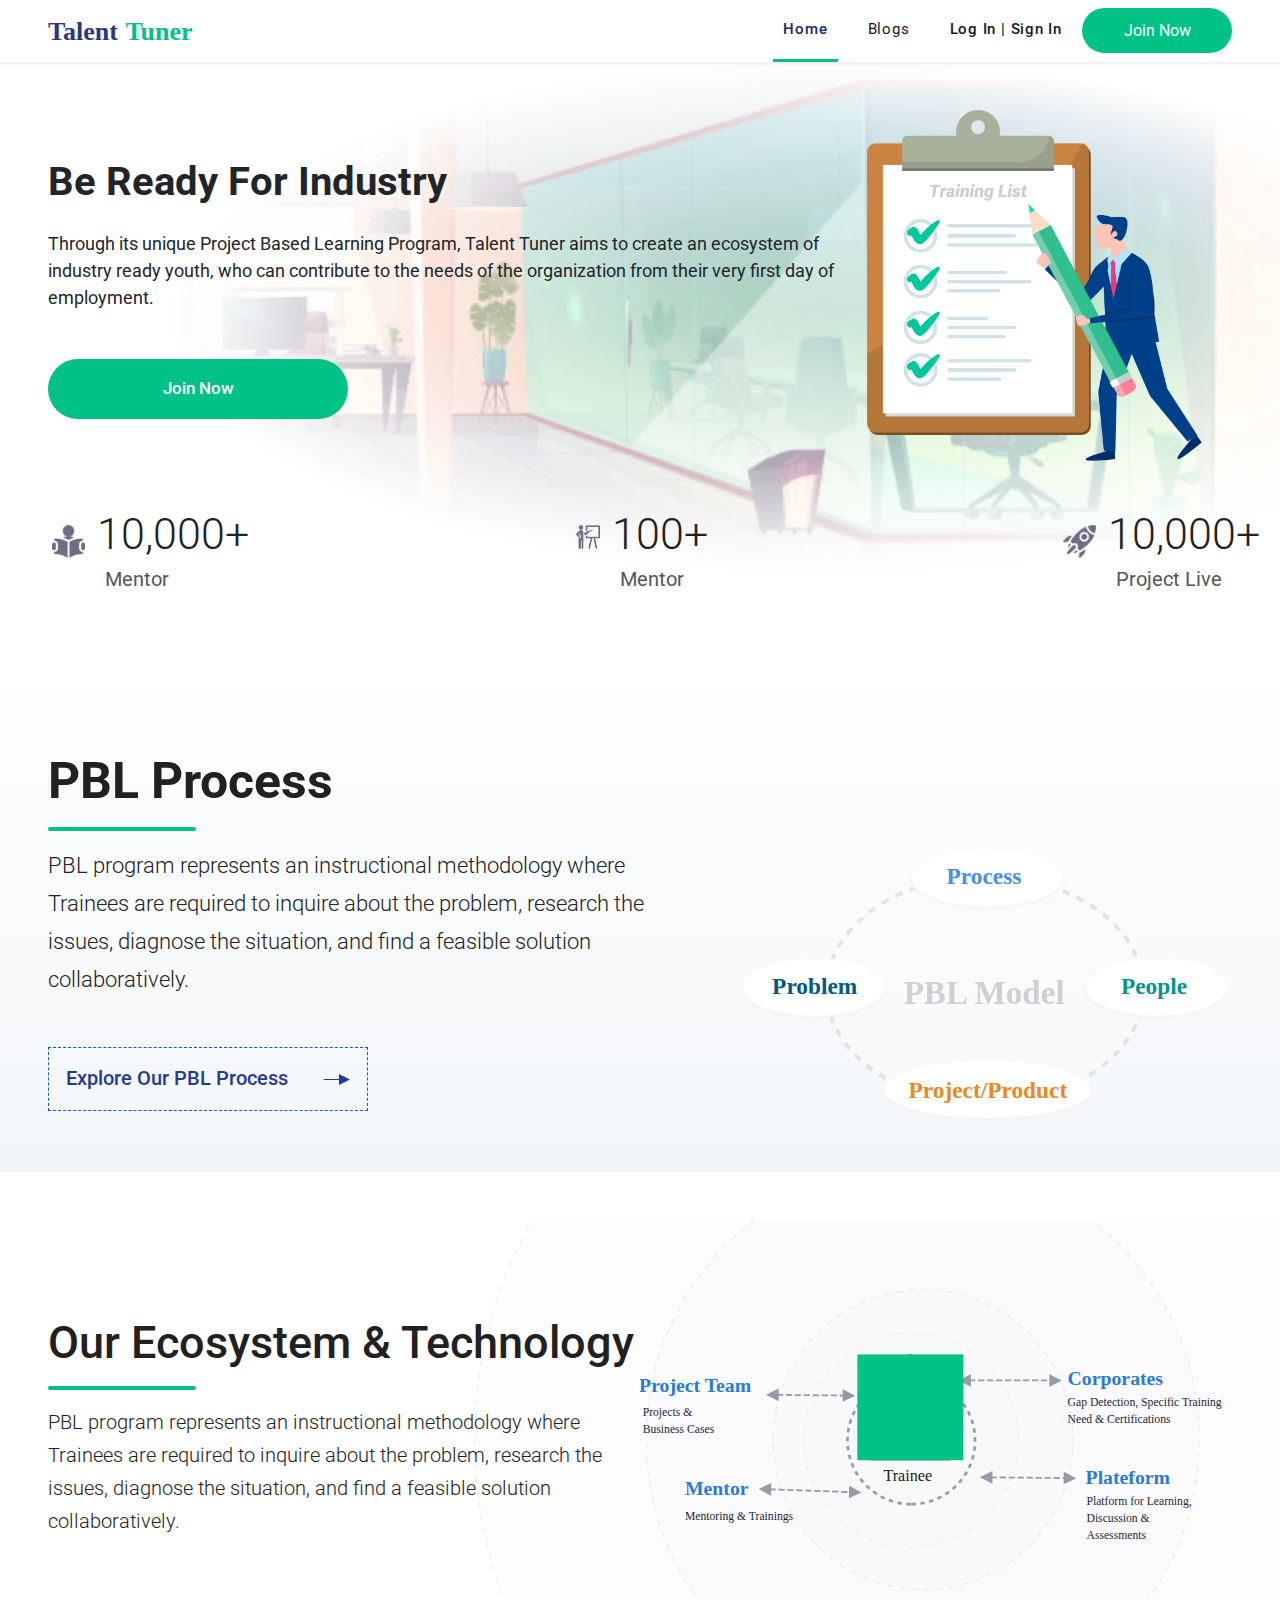
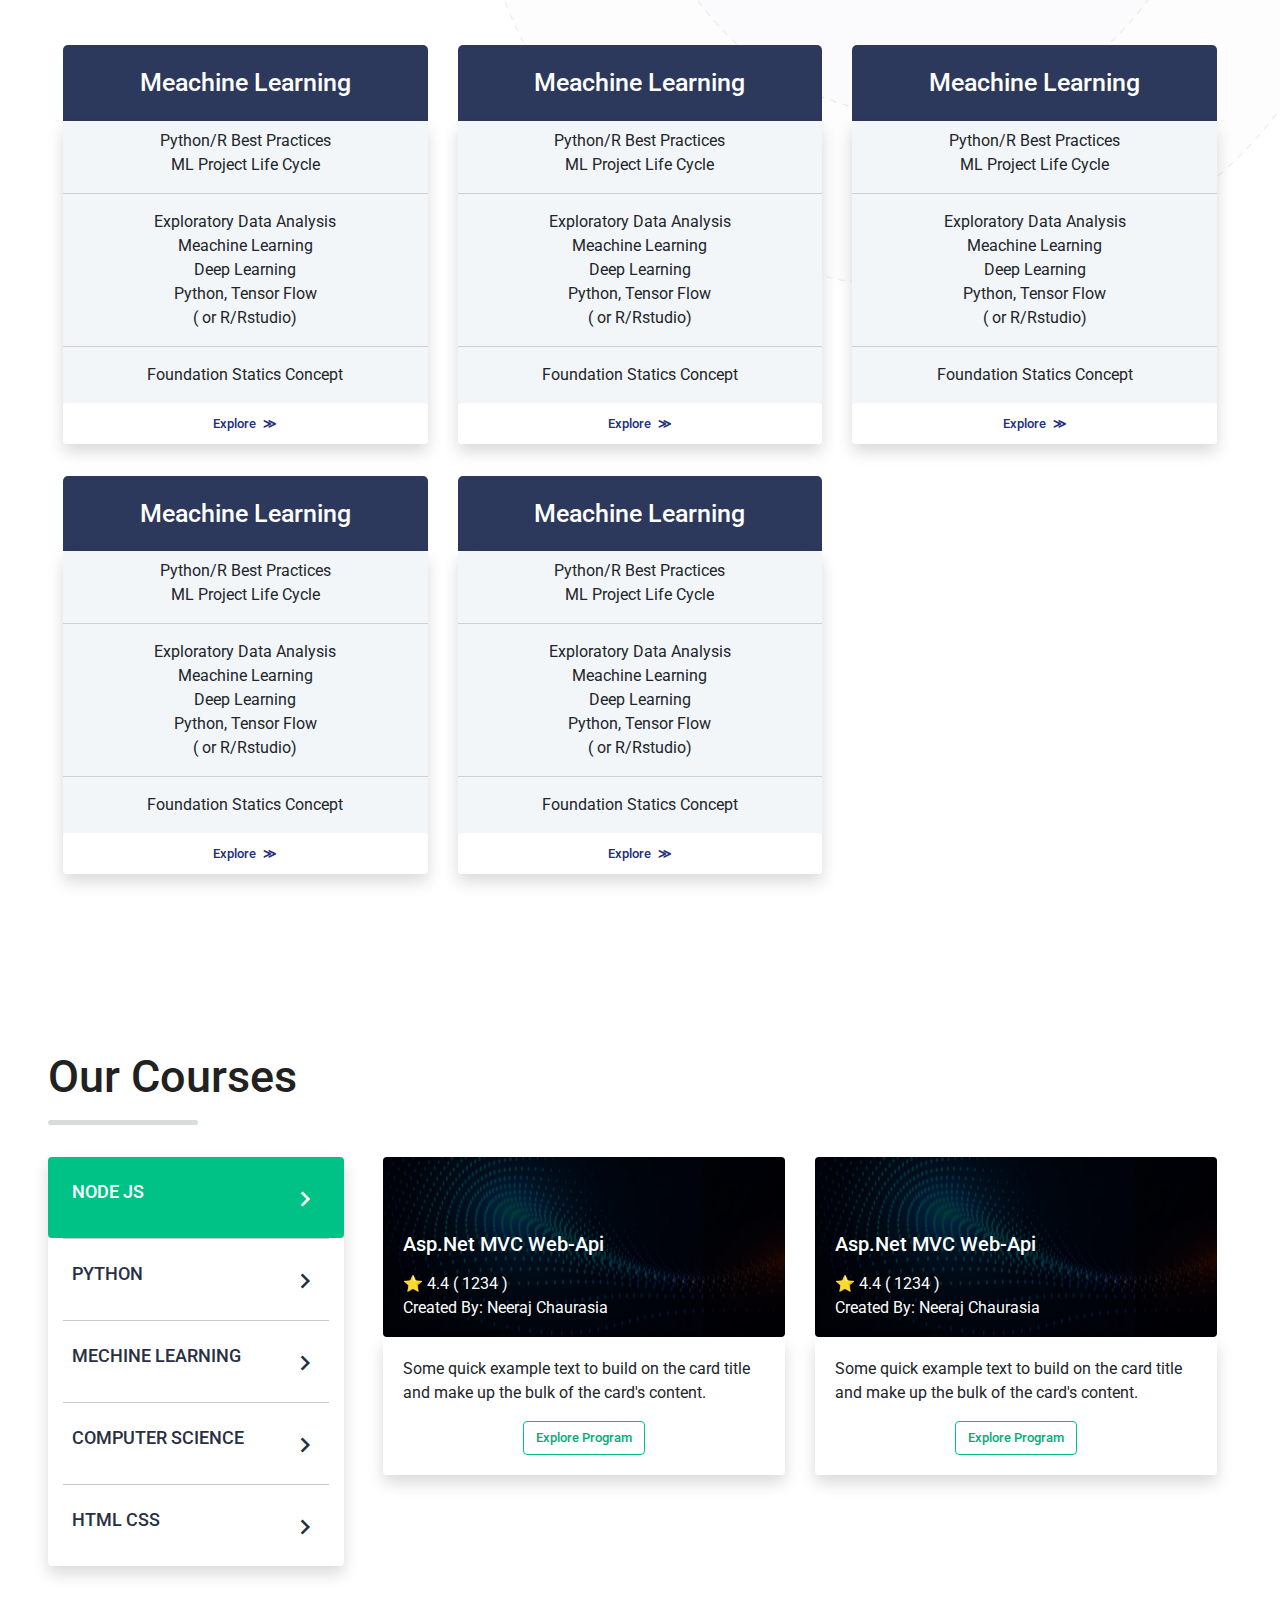
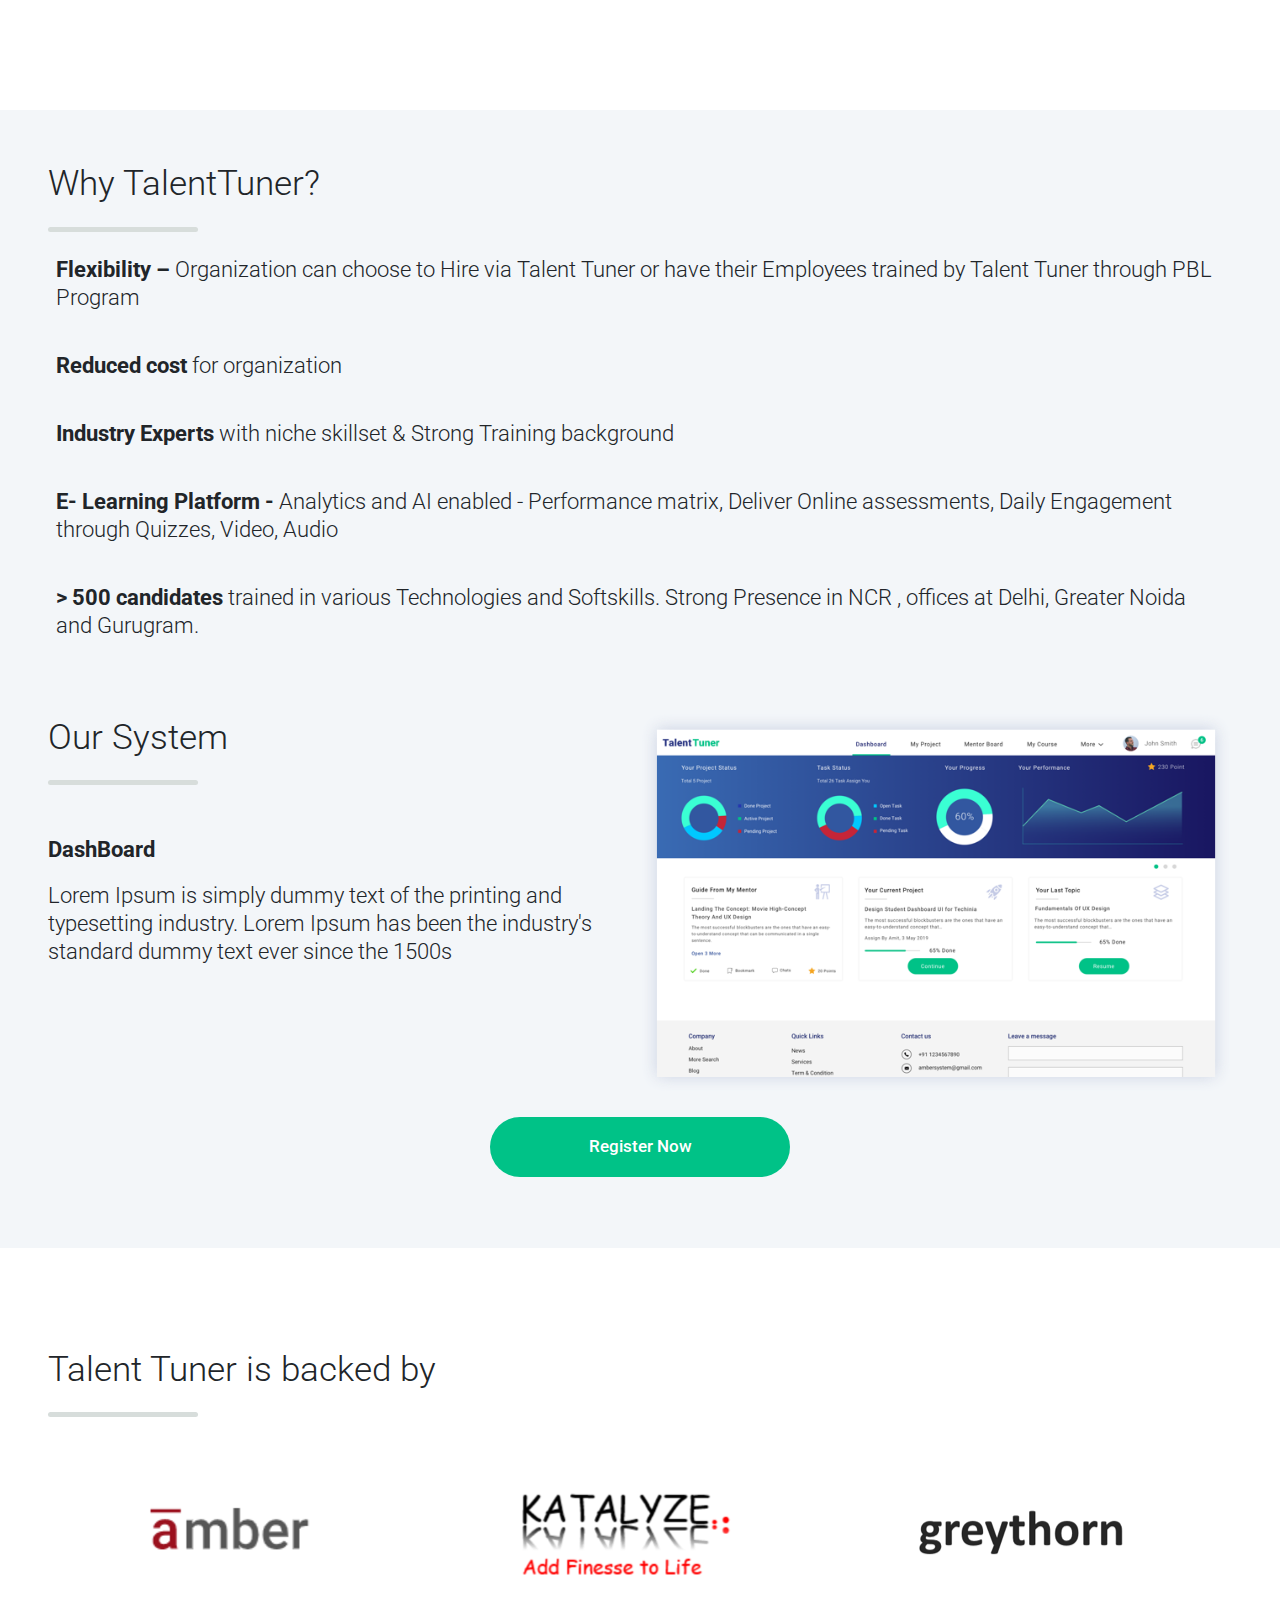
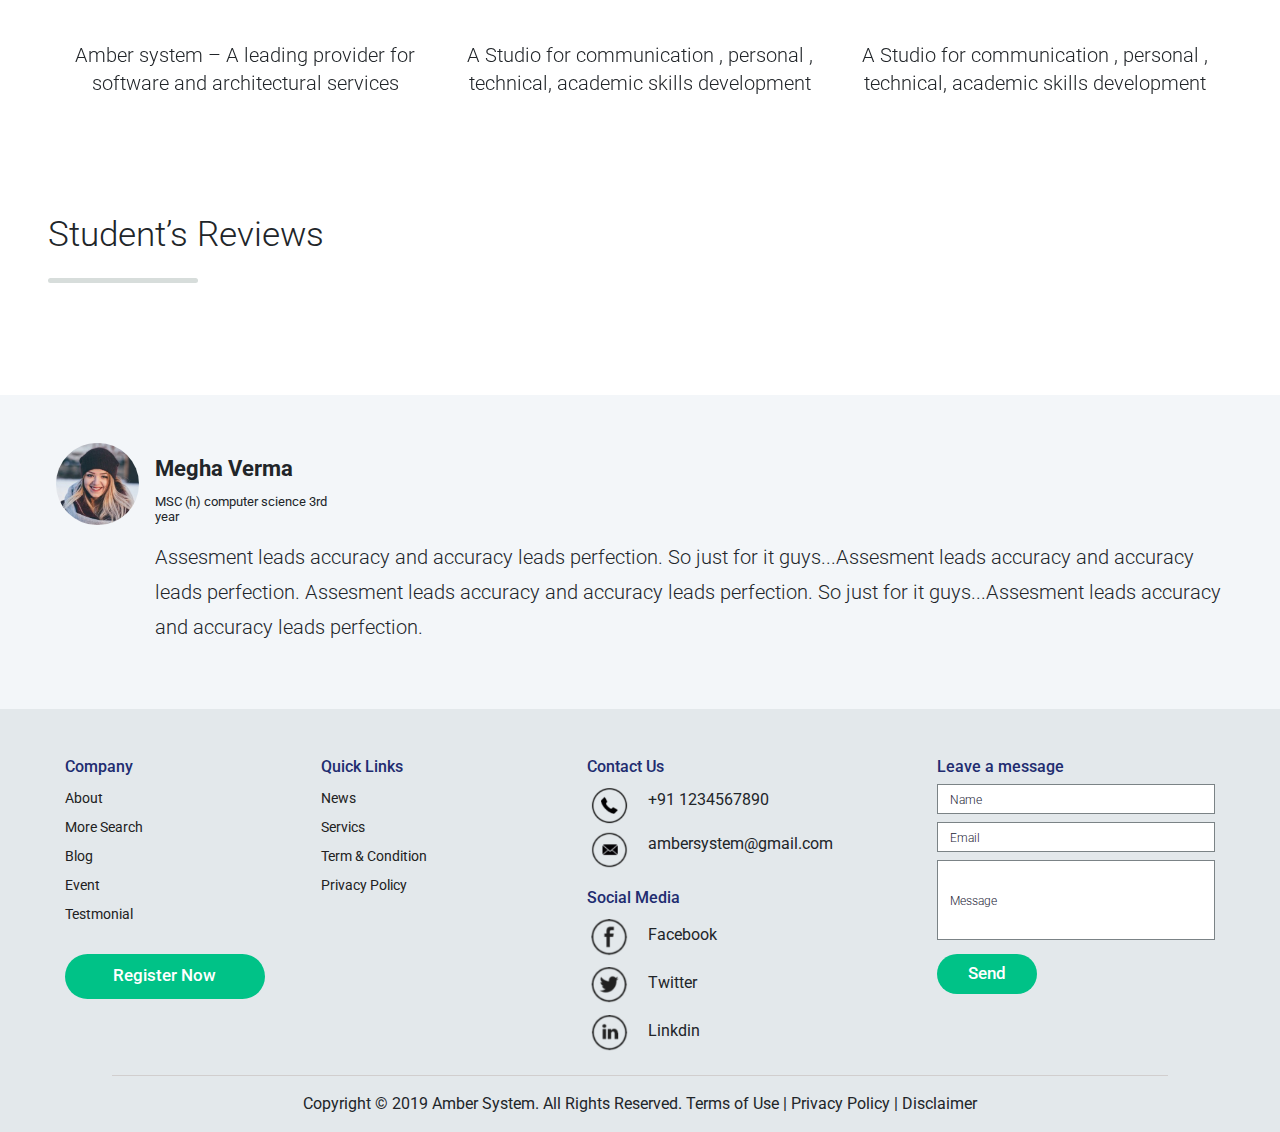
<file: index.html>
<!DOCTYPE html>
<html lang="en">

<head>
  <meta charset="UTF-8">
  <meta name="viewport" content="width=device-width, initial-scale=1.0">
  <!-- styelink -->
  <link rel="stylesheet" href="./css/bootstrap.min.css">
  <link rel="stylesheet" href="css/index.css">
  <link rel="stylesheet" href="css/layout.css">
  <link rel="stylesheet" href="css/loginmodel.css">


  <!-- fonts -->
  <link href="https://fonts.googleapis.com/css?family=Roboto:300,400,500,700&display=swap" rel="stylesheet">
  <link href="https://fonts.googleapis.com/icon?family=Material+Icons" rel="stylesheet">
  <!-- Jquery -->
  <script src="https://code.jquery.com/jquery-3.4.1.min.js"
    integrity="sha256-CSXorXvZcTkaix6Yvo6HppcZGetbYMGWSFlBw8HfCJo=" crossorigin="anonymous"></script>
  <!-- Javascript -->
  <script src="./js/bootstrap.min.js"></script>

</head>

<body>
  <!-- NAVBAR -->
  <nav class="navbar navbar-expand-lg navbar-light bg-white shadow-sm py-lg-0 py-sm-4 py-3 px-0">
    <div class="container-fluid  px-sm-5 px-4">
      <a href="#" class="nav-head"><img src="./assets/logo.svg" alt="" class="img-fluid " /></a>
      <img class="nav-close mt-sm-2" src="./assets/close_btn.png">
      <a class=" sign-mob  t-b ls-78 t-15-b" data-toggle="modal" href=".bd-example-modal-lg">Log In | Sign In</a>
      <button class="navbar-toggler12 border-0" type="button">
        <div class="tog-bar"></div>
        <div class="tog-bar"></div>
        <div class="tog-bar"></div>
      </button>
      <div class="nav-box1">
        <div class="navbar-nav ml-auto">
          <a class="nav-link nav-item t-g ls-78 t-15-m nav-active" href="#">Home</a>
          <a class="nav-link nav-item t-g ls-78 t-15-m" href="#">Blogs</a>
          <div><div>
            <a class="nav-link sign-desk nav-item t-g ls-78 t-15-b" data-toggle="modal" href=".bd-example-modal-lg">Log In | Sign In</a>
          </div></div>
          <button type="button" class="btn menu-btn w-150 rounded-pill my-lg-auto px-4 bg-theame h-45 text-white">Join Now</button>
        </div>
      </div>
    </div>
  </nav>

  <!-- LoginFrom Model -->
  <div class="modal fade bd-example-modal-lg p-0" tabindex="-1" role="dialog" aria-labelledby="myLargeModalLabel"
    aria-hidden="true">
    <div class="modal-dialog modal-lg">
      <div class="modal-content login-area">
        <img class="login-close mt-sm-2" src="./assets/close_btn.png">
        <h5 class="text-center pt-4 login-header">Welcome Back</h5>
        <div class="row mt-5 mb-4 pb-5 ">
          <div class="col-lg-6 pl-5 pr-5 ">
            <div class="form-group pl-3">
              <label for="userdrid" class="register-subtitle">Login</label>
              <input id="userdrid" class="login-input mt-4 pl-2" type="text" name="" placeholder="Login ID">
              <input id="userdrid" class="login-input mt-4 pl-2" type="password" name="" placeholder="Password">
            </div>
            <p class="text-right">Forget Password ?</p>
            <button class=" border-0 text-white mt-4 ml-3 login-button"> login In</button>
            <p class="register-subtitle mt-4 text-center">Don't have an account? <span>Register</span> </p>
          </div>

          <div class="col-lg-6 seprator px-4">
            <p class="register-subtitle pl-3 ">Or Login With</p>
            <div class="container-fluid mt-2">
              <div class="row mt-4">
                <div class="col-lg-3 col-3"><img class="img-fluid" src="./assets/g-button.PNG" alt=""> </div>
                <button class="g-register border-0 col-lg-8 col-md-9 col-sm-9 col-9">Register with Google</button>
              </div>
              <div class="row mt-3">
                <div class="col-lg-3 col-3"><img class="img-fluid" src="./assets/f-button.PNG" alt=""></div>
                <button class="f-register border-0 col-lg-8 col-md-9 col-sm-9 col-9">Register with Facebook</button>
              </div>
              <div class="row mt-4 pl-3">
                <p class="login-tab">Mentor</p>
                <p class="login-tab">Trainee</p>
                <p class="login-tab">Organization</p>
              </div>
            </div>
          </div>
          <img src="./assets/login-image.png" alt="" class="login-image">
        </div>
      </div>
    </div>
  </div>


  <!----------- BANNER SECTION ------------>

  <div class="bannerContainer container-fluid px-sm-5 px-4">
    <div class="d-flex flex-wrap">
      <div class="col-xl-8 col-lg-7 col-md-7 col-sm-12 col-12 my-xl-5 my-4 px-0">
        <h1 class="bold-7 mt-xl-5 mt-2">Be Ready For Industry</h1>
        <p class="my-4 t-18-m text-left">Through its unique Project Based Learning Program, Talent Tuner aims to create
          an
          ecosystem of industry ready youth, who can contribute to the needs of the organization from their very first
          day of employment.</p>
        <button type="button" class="btn bannerbtn my-2 my-sm-4">Join Now</button>
      </div>
      <div class="col-xl-4 col-lg-5 col-md-5 col-sm-7 my-5 banner-img">
        <img src="./assets/Header image.svg" alt="" class="img-fluid  col-sm-12 mx-auto">
      </div>
    </div>

    <div class="d-flex justify-content-between">
      <div class="d-flex justify-content-left">
        <div class=" col-sm-4 col-md-2 col-3 mt-sm-3 px-1">
          <img src="./assets/Student@2x.png" alt="" class="img-fluid float-right">
        </div>
        <div class="col-sm-8 col-md-6 col-8 px-0 ml-1 ml-sm-2">
          <h3 class=" count">10,000+</h3>
          <p class="member ml-1 ml-sm-2">Mentor</p>
        </div>
      </div>

      <div class="d-flex justify-content-center">
        <div class=" col-sm-4 col-md-2 col-3 mt-sm-3 px-1">
          <img src="./assets/Mentor@2x.png" alt="" class="img-fluid  float-right">
        </div>
        <div class="col-sm-8 col-md-6 col-8 px-0 ml-1 ml-sm-2">
          <h3 class=" count">100+</h3>
          <p class="member ml-1  ml-sm-2">Mentor</p>
        </div>
      </div>

      <div class="d-flex justify-content-end">
        <div class=" col-sm-4 col-md-2 col-3 mt-sm-3 px-1">
          <img src="./assets/Project@2x.png" alt="" class="img-fluid  float-right">
        </div>
        <div class="col-sm-8 col-md-6 col-8 px-0 ml-1 ml-sm-2">
          <h3 class=" count">10,000+</h3>
          <p class=" member ml-1  ml-sm-2">Project Live</p>
        </div>
      </div>
    </div>
  </div>



  <div class="processContainer container-fluid mt-sm-5 py-sm-5 py-4  px-sm-5 px-4 ">
    <p class="sec-title bold-7 lh-60 mt-sm-5">PBL Process</p>
    <div class="greenLine my-sm-3 my-1 "></div>

    <div class="d-flex flex-wrap justify-content-around flex-sm-row flex-column-reverse">

      <div class="col-lg-7 col-md-6 col-12 my-sm-0 my-4 px-0">

        <p class="pr-sm-5 sec-content">PBL program represents an instructional methodology where Trainees are required
          to
          inquire about the problem, research the issues, diagnose the situation, and find a feasible solution
          collaboratively.</p>

        <div class="explore-process-btn d-flex justify-content-around mt-sm-5 mt-4">
          <p class="align-self-center mb-0">Explore Our PBL Process </p>
          <div class="col-1 px-0 align-self-center">
            <img src="./assets/arrow.png" alt="" class="img-fluid ">

          </div>
        </div>

      </div>

      <div class="col-lg-5 col-md-6 col-10 px-0 mx-auto">
        <img src="./assets/PBL Image.svg" alt="" class="img-fluid images-p">
      </div>
    </div>
  </div>





  <div class="container-fluid techeco  mt-sm-5 py-sm-5 py-4  px-sm-5 px-4">
    <div class="d-flex flex-wrap justify-content-between mt-5">
      <div class="col-lg-6 col-md-6 col-12 px-0">
        <h2 class="sub-sec-title">Our Ecosystem & Technology</h2>
        <div class="greenLine my-sm-3 my-1"></div>
        <h6 class="sub-sec-content mt-2">PBL program represents an instructional methodology where Trainees are required
          to
          inquire about the problem, research the issues, diagnose the situation, and find a feasible solution
          collaboratively.</h6>
      </div>
      <div class="col-lg-6 col-md-5 col-12 mt-4 mt-sm-3 px-0">
        <img src="./assets/Ecosystem Image.svg" alt="" class="img-fluid images-p">
      </div>


      <!-- /*----------------- TECHNICAL LIST SECTION-------------------- */ -->

      <div class="d-flex flex-wrap mt-sm-5 pt-sm-5 mt-5">

        <div class="col-lg-4 col-md-6 col-sm-6 col-12 mb-3 tech-p">
          <div class="technologyName">
            <p class="t-25-b t-25-b-m text-white mb-0 p-1">Meachine Learning</p>
          </div>
          <div class="techContent shadow rounded pt-2">
            <p>Python/R Best Practices <br>
              ML Project Life Cycle</p>
            <hr>
            <p>Exploratory Data Analysis <br>
              Meachine Learning <br>
              Deep Learning <br>
              Python, Tensor Flow <br>
              ( or R/Rstudio)</p>
            <hr>
            <p>Foundation Statics Concept</p>
            <div class="explore rounded">
              <p>Explore <span class="boldspan ml-1">&#8811;</span> </p>
            </div>
          </div>
        </div>

        <div class="col-lg-4 col-md-6 col-sm-6 col-12 mb-3 tech-p">
          <div class="technologyName">
            <p class="t-25-b t-25-b-m text-white mb-0 p-1">Meachine Learning</p>
          </div>
          <div class="techContent shadow rounded pt-2">
            <p>Python/R Best Practices <br>
              ML Project Life Cycle</p>
            <hr>
            <p>Exploratory Data Analysis <br>
              Meachine Learning <br>
              Deep Learning <br>
              Python, Tensor Flow <br>
              ( or R/Rstudio)</p>
            <hr>
            <p>Foundation Statics Concept</p>
            <div class="explore rounded">
              <p>Explore <span class="boldspan ml-1">&#8811;</span> </p>
            </div>
          </div>
        </div>

        <div class="col-lg-4 col-md-6 col-sm-6 col-12 mb-3 tech-p">
          <div class="technologyName">
            <p class="t-25-b t-25-b-m text-white mb-0 p-1">Meachine Learning</p>
          </div>
          <div class="techContent shadow rounded pt-2">
            <p>Python/R Best Practices <br>
              ML Project Life Cycle</p>
            <hr>
            <p>Exploratory Data Analysis <br>
              Meachine Learning <br>
              Deep Learning <br>
              Python, Tensor Flow <br>
              ( or R/Rstudio)</p>
            <hr>
            <p>Foundation Statics Concept</p>
            <div class="explore rounded">
              <p>Explore <span class="boldspan ml-1">&#8811;</span> </p>
            </div>
          </div>
        </div>


        <div class="col-lg-4 col-md-6 col-sm-6 col-12 mb-3 tech-p">
          <div class="technologyName">
            <p class="t-25-b t-25-b-m text-white mb-0 p-1">Meachine Learning</p>
          </div>
          <div class="techContent shadow rounded pt-2">
            <p>Python/R Best Practices <br>
              ML Project Life Cycle</p>
            <hr>
            <p>Exploratory Data Analysis <br>
              Meachine Learning <br>
              Deep Learning <br>
              Python, Tensor Flow <br>
              ( or R/Rstudio)</p>
            <hr>
            <p>Foundation Statics Concept</p>
            <div class="explore rounded">
              <p>Explore <span class="boldspan ml-1">&#8811;</span> </p>
            </div>
          </div>
        </div>

        <div class="col-lg-4 col-md-6 col-sm-6 col-12 mb-3 tech-p">
          <div class="technologyName">
            <p class="t-25-b t-25-b-m text-white mb-0 p-1">Meachine Learning</p>
          </div>
          <div class="techContent shadow rounded pt-2">
            <p>Python/R Best Practices <br>
              ML Project Life Cycle</p>
            <hr>
            <p>Exploratory Data Analysis <br>
              Meachine Learning <br>
              Deep Learning <br>
              Python, Tensor Flow <br>
              ( or R/Rstudio)</p>
            <hr>
            <p>Foundation Statics Concept</p>
            <div class="explore rounded">
              <p>Explore <span class="boldspan ml-1">&#8811;</span> </p>
            </div>
          </div>
        </div>
      </div>
    </div>
  </div>


  <!--------------- Couses section ------------>

  <div class="container-fluid mt-sm-5 py-sm-5 py-4  px-sm-5 px-4">
    <h2 class="sub-sec-title">Our Courses</h2>
    <div class="greyLine my-sm-3 my-1"></div>

    <div class="d-flex flex-wrap justify-content-between">
      <div class="shadow techNav bg-white rounded col-lg-3 col-sm-5 flex-sm-column d-flex mt-3  mb-5 px-0">
        <h4 class="bold-p5 p-sm-4 techActive">NODE JS <i class="material-icons float-right linkIcon">chevron_right</i>
        </h4>
        <hr class="tech-hr">
        <h4 class="bold-p5 p-sm-4">PYTHON<i class="material-icons float-right linkIcon">chevron_right</i></h4>
        <hr class="tech-hr">
        <h4 class="bold-p5 p-sm-4">MECHINE LEARNING<i class="material-icons float-right linkIcon">chevron_right</i></h4>
        <hr class="tech-hr">
        <h4 class="bold-p5 p-sm-4">COMPUTER SCIENCE<i class="material-icons float-right linkIcon">chevron_right</i></h4>
        <hr class="tech-hr">
        <h4 class="bold-p5 p-sm-4">HTML CSS<i class="material-icons float-right linkIcon">chevron_right</i></h4>
      </div>

      <div class="col-lg-9 col-sm-7 col-12 m-0 p-0">
        <div class="d-flex flex-wrap justify-content-around pl-lg-4 pl-sm-0">

          <div class="col-lg-6 col-sm-12 col-12 py-sm-3 ">
            <div class="card">
              <img src="./assets/tech.png" class="img-fluid rounded" alt="...">
              <div class="imageText">
                <h5>Asp.Net MVC Web-Api</h5>
                <p class="text-white text-left mt-3"> <span> &#x2B50; </span> 4.4 ( 1234 ) <br>
                  Created By: Neeraj Chaurasia</p>
              </div>
              <div class="card-body text-center shadow rounded">
                <p class="card-text text-left">Some quick example text to build on the card title and make up the bulk
                  of the card's content.</p>
                <a href="#" class="btn btn-explore">Explore Program</a>
              </div>
            </div>
          </div>

          <div class="col-lg-6 col-sm-12 col-12 py-sm-3 ">
            <div class="card">
              <img src="./assets/tech.png" class="img-fluid rounded" alt="...">
              <div class="imageText">
                <h5>Asp.Net MVC Web-Api</h5>
                <p class="text-white text-left mt-3"> <span> &#x2B50; </span> 4.4 ( 1234 ) <br>
                  Created By: Neeraj Chaurasia</p>
              </div>
              <div class="card-body text-center shadow rounded">
                <p class="card-text text-left">Some quick example text to build on the card title and make up the bulk
                  of the card's content.</p>
                <a href="#" class="btn btn-explore">Explore Program</a>
              </div>
            </div>
          </div>

        </div>
      </div>
    </div>
  </div>


  <div class="review container-fluid mt-sm-5 py-sm-5 py-4  px-sm-5 px-4">
    <p class="t-35-l t-35-l-m">Why TalentTuner?</p>
    <div class="greyLine my-sm-3 my-1"></div>

    <div class="mt-3 p-2 ">
      <p class="t-22-l t-22-l-m lh-28"><span class="boldspan">Flexibility –</span> Organization can choose to Hire via
        Talent Tuner or have their
        Employees trained by Talent Tuner through PBL Program</p>
      <br>
      <p class="t-22-l t-22-l-m lh-28"><span class="boldspan">Reduced cost</span> for organization</p>
      <br>
      <p class="t-22-l t-22-l-m lh-28"><span class="boldspan">Industry Experts</span> with niche skillset & Strong
        Training background</p>
      <br>
      <p class="t-22-l t-22-l-m lh-28"><span class="boldspan">E- Learning Platform -</span> Analytics and AI enabled -
        Performance matrix, Deliver
        Online assessments, Daily Engagement through Quizzes, Video, Audio</p>
      <br>
      <p class="t-22-l t-22-l-m lh-28"><span class="boldspan">> 500 candidates</span> trained in various Technologies
        and Softskills. Strong
        Presence in NCR , offices at Delhi, Greater Noida and Gurugram.</p>
    </div>

    <div class="d-flex flex-wrap">

      <div class="col-lg-6 col-md-5 col-sm-12 col-12 mt-5 px-0">
        <p class="t-35-l t-35-l-m">Our System</p>
        <div class="greyLine my-sm-3 my-1"></div>

        <p class="boldspan t-22-l t-22-l-m mt-sm-5 mt-3 p-0">DashBoard</p>
        <p class="mt-3 p-0 t-22-l t-22-l-m lh-28">Lorem Ipsum is simply dummy text of the printing and typesetting
          industry. Lorem
          Ipsum has been the industry's standard dummy text ever since the 1500s</p>
      </div>
      <div class="col-lg-6 col-md-7 col-sm-12 col-12 mt-sm-5 mt-4 px-0">
        <img src="./assets/Desktop Image.png" alt="" class="img-fluid">
      </div>
    </div>

    <div class="col-md-12">
      <button type="button" class="btn whybtn">Register Now</button>
    </div>

  </div>

  <!-- Carousel  DESKTOP TABLET -->

  <div class="container-fluid  mt-sm-5 py-sm-5 py-4  px-sm-5 px-4">
    <p class="t-35-l t-35-l-m">Talent Tuner is backed by</p>
    <div class="greyLine my-sm-3 my-1"></div>

    <div id="carouselExampleIndicators" class="carousel slide  home-backed-carousel" data-ride="carousel">
      <!-- <ol class="carousel-indicators">
        <li data-target="#carouselExampleIndicators" data-slide-to="0" class="active"></li>
        <li data-target="#carouselExampleIndicators" data-slide-to="1"></li>
        <li data-target="#carouselExampleIndicators" data-slide-to="2"></li>
      </ol> -->
      <div class="carousel-inner">
        <div class="carousel-item active">
          <div class="d-flex justify-content-between mt-sm-4 mt-lg-1">
              <div class="col-sm-4">
                <img src="./assets/amber logo.png" alt="" class="img-fluid p-lg-5 p-sm-0">
                <p class="text-center t-20-l t-22-l-m lh-28 mt-2">Amber system – A leading provider for software and architectural
                  services</p>
              </div>
              <div class="col-sm-4">
                <img src="./assets/Katalyze logo.png" alt="" class="img-fluid p-lg-5 p-sm-0">
                <p class="text-center t-20-l t-22-l-m lh-28 mt-2">A Studio for communication , personal , technical, academic
                  skills
                  development</p>
              </div>
              <div class="col-sm-4">
                <img src="./assets/greythorn Logo.png" alt="" class="img-fluid  p-lg-5 p-sm-0">
                <p class="text-center t-20-l t-22-l-m lh-28 mt-2">A Studio for communication , personal , technical, academic
                  skills
                  development</p>
              </div>
            </div>
          </div>
        <div class="carousel-item"> 
          <div class="d-flex justify-content-between mt-sm-4 mt-lg-1">
            <div class="col-sm-4">
              <img src="./assets/amber logo.png" alt="" class="img-fluid p-lg-5 p-sm-0">
              <p class="text-center t-20-l t-22-l-m lh-28 mt-2">Amber system – A leading provider for software and architectural
                services</p>
            </div>
            <div class="col-sm-4">
              <img src="./assets/Katalyze logo.png" alt="" class="img-fluid p-lg-5 p-sm-0">
              <p class="text-center t-20-l t-22-l-m lh-28 mt-2">A Studio for communication , personal , technical, academic
                skills
                development</p>
            </div>
            <div class="col-sm-4">
              <img src="./assets/greythorn Logo.png" alt="" class="img-fluid  p-lg-5 p-sm-0">
              <p class="text-center t-20-l t-22-l-m lh-28 mt-2">A Studio for communication , personal , technical, academic
                skills
                development</p>
            </div>
          </div>
        </div>
        <div class="carousel-item">
          <div class="d-flex justify-content-between mt-sm-4 mt-lg-1">
            <div class="col-sm-4">
              <img src="./assets/amber logo.png" alt="" class="img-fluid p-lg-5 p-sm-0">
              <p class="text-center t-20-l t-22-l-m lh-28 mt-2">Amber system – A leading provider for software and architectural
                services</p>
            </div>
            <div class="col-sm-4">
              <img src="./assets/Katalyze logo.png" alt="" class="img-fluid p-lg-5 p-sm-0">
              <p class="text-center t-20-l t-22-l-m lh-28 mt-2">A Studio for communication , personal , technical, academic
                skills
                development</p>
            </div>
            <div class="col-sm-4">
              <img src="./assets/greythorn Logo.png" alt="" class="img-fluid  p-lg-5 p-sm-0">
              <p class="text-center t-20-l t-22-l-m lh-28 mt-2">A Studio for communication , personal , technical, academic
                skills
                development</p>
            </div>
          </div>
        </div>
      </div>
      <a class="carousel-control-prev" href="#carouselExampleIndicators" role="button" data-slide="prev">
        <span class="carousel-control-prev-icon" aria-hidden="true"></span>
        <span class="sr-only">Previous</span>
      </a>
      <a class="carousel-control-next" href="#carouselExampleIndicators" role="button" data-slide="next">
        <span class="carousel-control-next-icon" aria-hidden="true"></span>
        <span class="sr-only">Next</span>
      </a>
    </div>


<!-- Mobile view Carousel -->

    <div id="carouselExampleIndicators1" class="carousel slide  home-backed-carousel-mobile" data-ride="carousel">
      <!-- <ol class="carousel-indicators">
        <li data-target="#carouselExampleIndicators" data-slide-to="0" class="active"></li>
        <li data-target="#carouselExampleIndicators" data-slide-to="1"></li>
        <li data-target="#carouselExampleIndicators" data-slide-to="2"></li>
      </ol> -->
      <div class="carousel-inner">
        <div class="carousel-item active">
          <div class="d-flex justify-content-around">
              <div class="col-10">
                <img src="./assets/amber logo.png" alt="" class="img-fluid w-100 p-4 mx-auto">
                <p class="text-center t-20-l t-22-l-m lh-28">Amber system – A leading provider for software and architectural
                  services</p>
              </div>
            </div>
          </div>
        <div class="carousel-item"> 
          <div class="d-flex justify-content-around">
            <div class="col-10">
              <img src="./assets/amber logo.png" alt="" class="img-fluid w-100 p-4 mx-auto">
              <p class="text-center t-20-l t-22-l-m lh-28">Amber system – A leading provider for software and architectural
                services</p>
            </div>
          </div>
        </div>
        <div class="carousel-item">
          <div class="d-flex justify-content-around">
            <div class="col-10">
              <img src="./assets/amber logo.png" alt="" class="img-fluid w-100 p-4 mx-auto">
              <p class="text-center t-20-l t-22-l-m lh-28">Amber system – A leading provider for software and architectural
                services</p>
            </div>
          </div>
        </div>
      </div>
      <a class="carousel-control-prev" href="#carouselExampleIndicators1" role="button" data-slide="prev">
        <span class="carousel-control-prev-icon" aria-hidden="true"></span>
        <span class="sr-only">Previous</span>
      </a>
      <a class="carousel-control-next" href="#carouselExampleIndicators1" role="button" data-slide="next">
        <span class="carousel-control-next-icon" aria-hidden="true"></span>
        <span class="sr-only">Next</span>
      </a>
    </div>




    <p class="t-35-l t-35-l-m mt-5 pt-5">Student’s Reviews</p>
    <div class="greyLine my-sm-3 my-1"></div>
  </div>


  <div class=" mt-sm-5 py-sm-5 py-4  px-sm-5 px-4 container-fluid review">
    <div class="d-flex flex-wrap">
      <div class="col-lg-1 col-md-3 col-4 px-2">
        <img src="./assets/pic.jpg" alt="" class="img-fluid rounded-circle">
      </div>
      <div class="col-lg-2 text-left col-md-9 mt-2 px-2">
        <h6 class="boldspan text-left t-22-l t-22-l-m lh-35">Megha Verma</h6>
        <p class="text-left t-13-m lh-15">MSC (h) computer science 3rd year</p>
      </div>
    </div>
      <p class= "text-left offset-sm-1 t-20-l t-22-l-m lh-35 px-2">Assesment leads accuracy and accuracy leads perfection. So just
        for it guys...Assesment leads accuracy and accuracy leads perfection. Assesment leads accuracy and accuracy
        leads perfection. So just for it guys...Assesment leads accuracy and accuracy leads perfection.</p>
  </div>

  <!-- footer part -->
  <footer class="pt-sm-5 pt-4 px-4">
      <div class="d-flex flex-wrap justify-content-around">
        <div class="col-lg-2 col-md-5 col-5 company">
          <h6 class="footerheading">Company</h6>
          <ul>
            <li>About</li>
            <li>More Search</li>
            <li>Blog</li>
            <li>Event</li>
            <li>Testmonial</li>
          </ul>
          <button type="button" class="btn registerbtn">Register Now</button>
        </div>
        <div class="col-lg-2 col-md-5 col-5 quick-links">
          <h6 class="footerheading">Quick Links</h6>
          <ul>
            <li>News</li>
            <li>Servics</li>
            <li>Term & Condition</li>
            <li>Privacy Policy</li>
          </ul>
        </div>
        <div class="col-lg-3 col-md-5 col-12 pl-4 contact">
          <h6 class="footerheading">Contact Us</h6>
          <div class="container-fluid">
            <div class="row mt-2">
              <div class="col-sm-2 col-1 p-sm-1 p-0">
                <img src="./assets/phone.png" alt="" class="img-fluid">
              </div>
              <div class="col-10 p-0">
                <p class="text-left pl-3 mt-1">+91 1234567890</p>
              </div>
            </div>
            <div class="row">
              <div class="col-md-2 col-sm-1 col-1 p-sm-1 p-0">
                <img src="./assets/mail.png" alt="" class="img-fluid">
              </div>
              <div class="col-10 p-0">
                <p class="text-left pl-3 mt-1">ambersystem@gmail.com</p>
              </div>
            </div>
          </div>
          <h6 class="footerheading mt-3">Social Media</h6>
          <div class="container-fluid">
            <div class="row mt-2">
              <div class="col-sm-2 col-1 p-sm-1 p-0">
                <img src="./assets/fb.PNG" alt="" class="img-fluid">
              </div>
              <div class="col-10 p-0">
                <p class="text-left pl-3 mt-2">Facebook</p>
              </div>
            </div>
            <div class="row">
              <div class="col-sm-2 col-1 p-sm-1 p-0">
                <img src="./assets/tw.PNG" alt="" class="img-fluid">
              </div>
              <div class="col-10 p-0">
                <p class="text-left pl-3 mt-2">Twitter</p>
              </div>
            </div>
            <div class="row">
              <div class="col-sm-2 col-1 p-sm-1 p-0">
                <img src="./assets/li.PNG" alt="" class="img-fluid">
              </div>
              <div class="col-10 p-0">
                <p class="text-left pl-3 mt-2">Linkdin</p>
              </div>
            </div>
          </div>
        </div>
        <div class="col-lg-3 col-md-5 col-12 form-contact">
          <h6 class="footerheading">Leave a message</h6>
          <input class="form-control footer-input mt-2" type="text" placeholder="Name">
          <input class="form-control footer-input mt-2" type="email" placeholder="Email">
          <input class="form-control msg footer-input mt-2" type="text" placeholder="Message">
          <button type="button" class="btn contactbtn">Send</button>
        </div>
      </div>
      <hr class="col-lg-10 mx-auto">
      <p class="text-center pb-3 m-0 Copyrighttex0">Copyright © 2019 Amber System. All Rights Reserved. Terms of Use |
        Privacy Policy | Disclaimer</p>
  </footer>
  <script src="./js/app.js"></script>
</body>

</html>
</file>
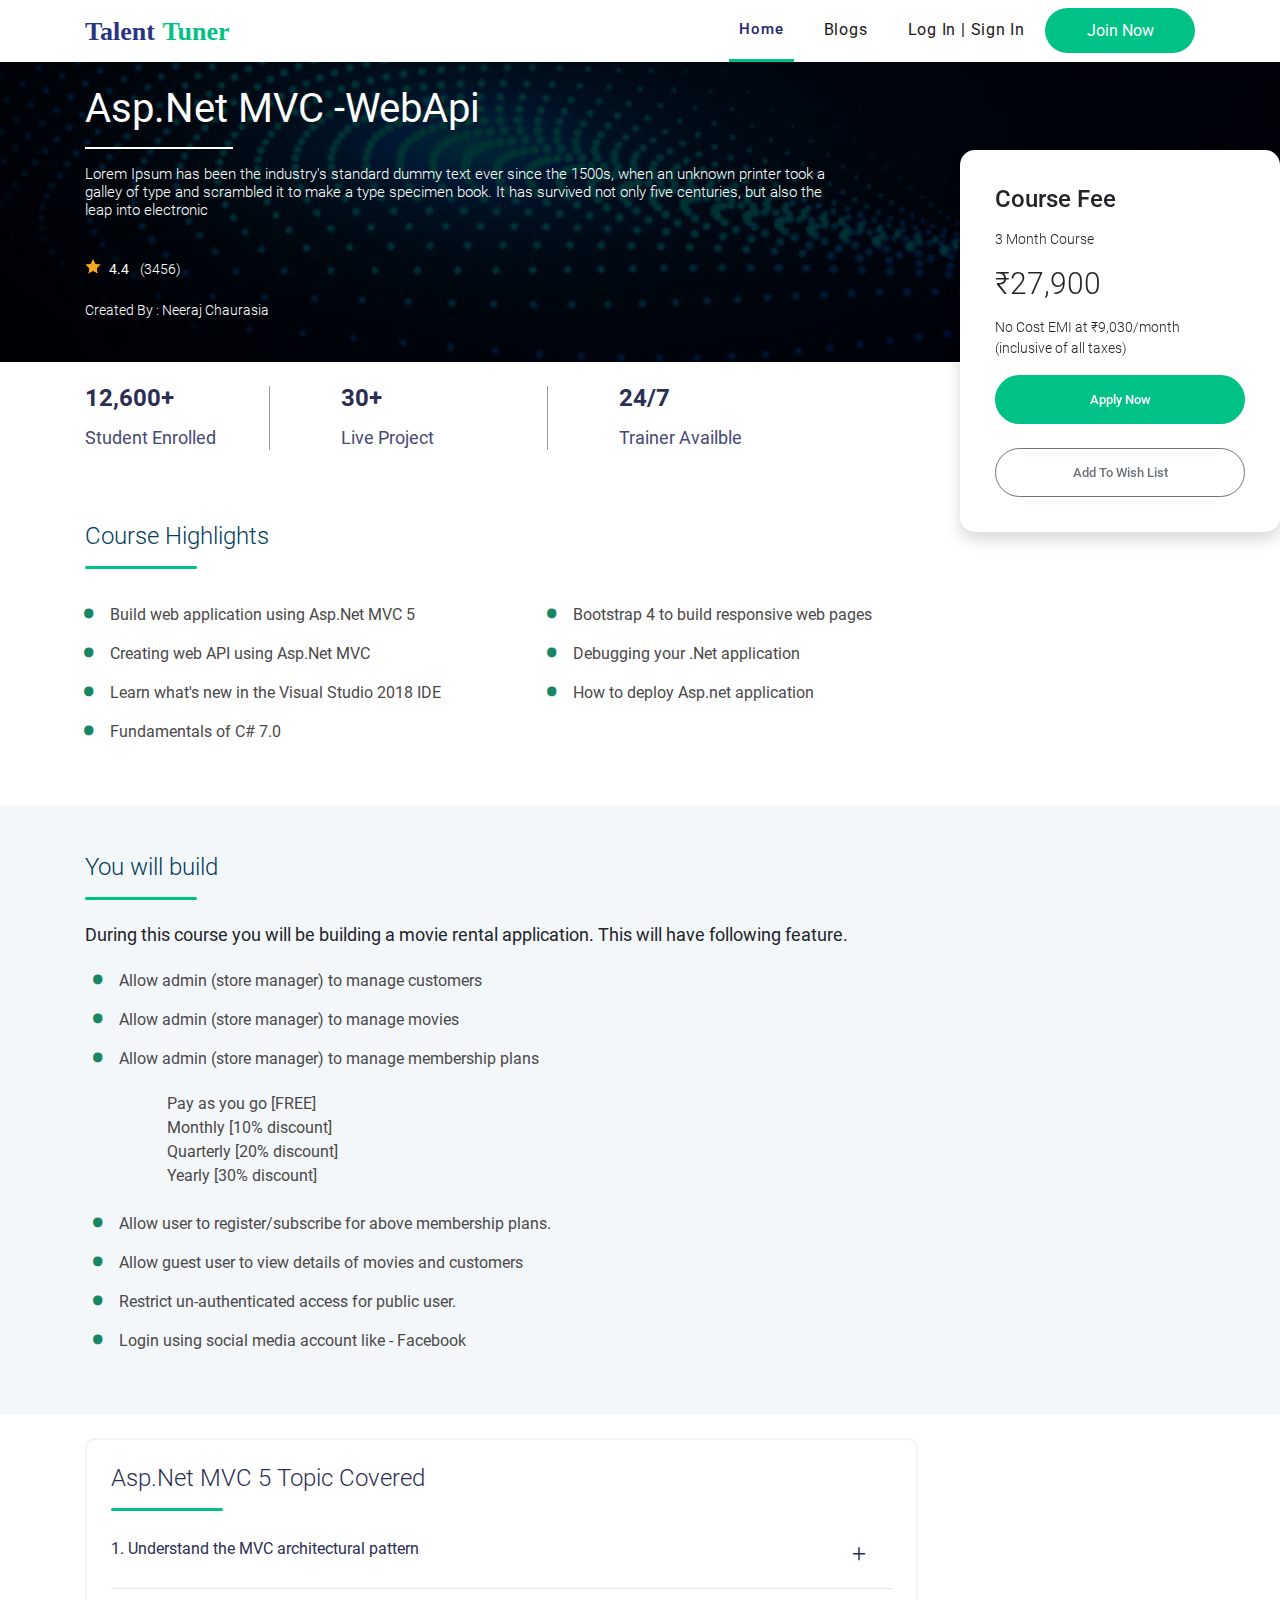
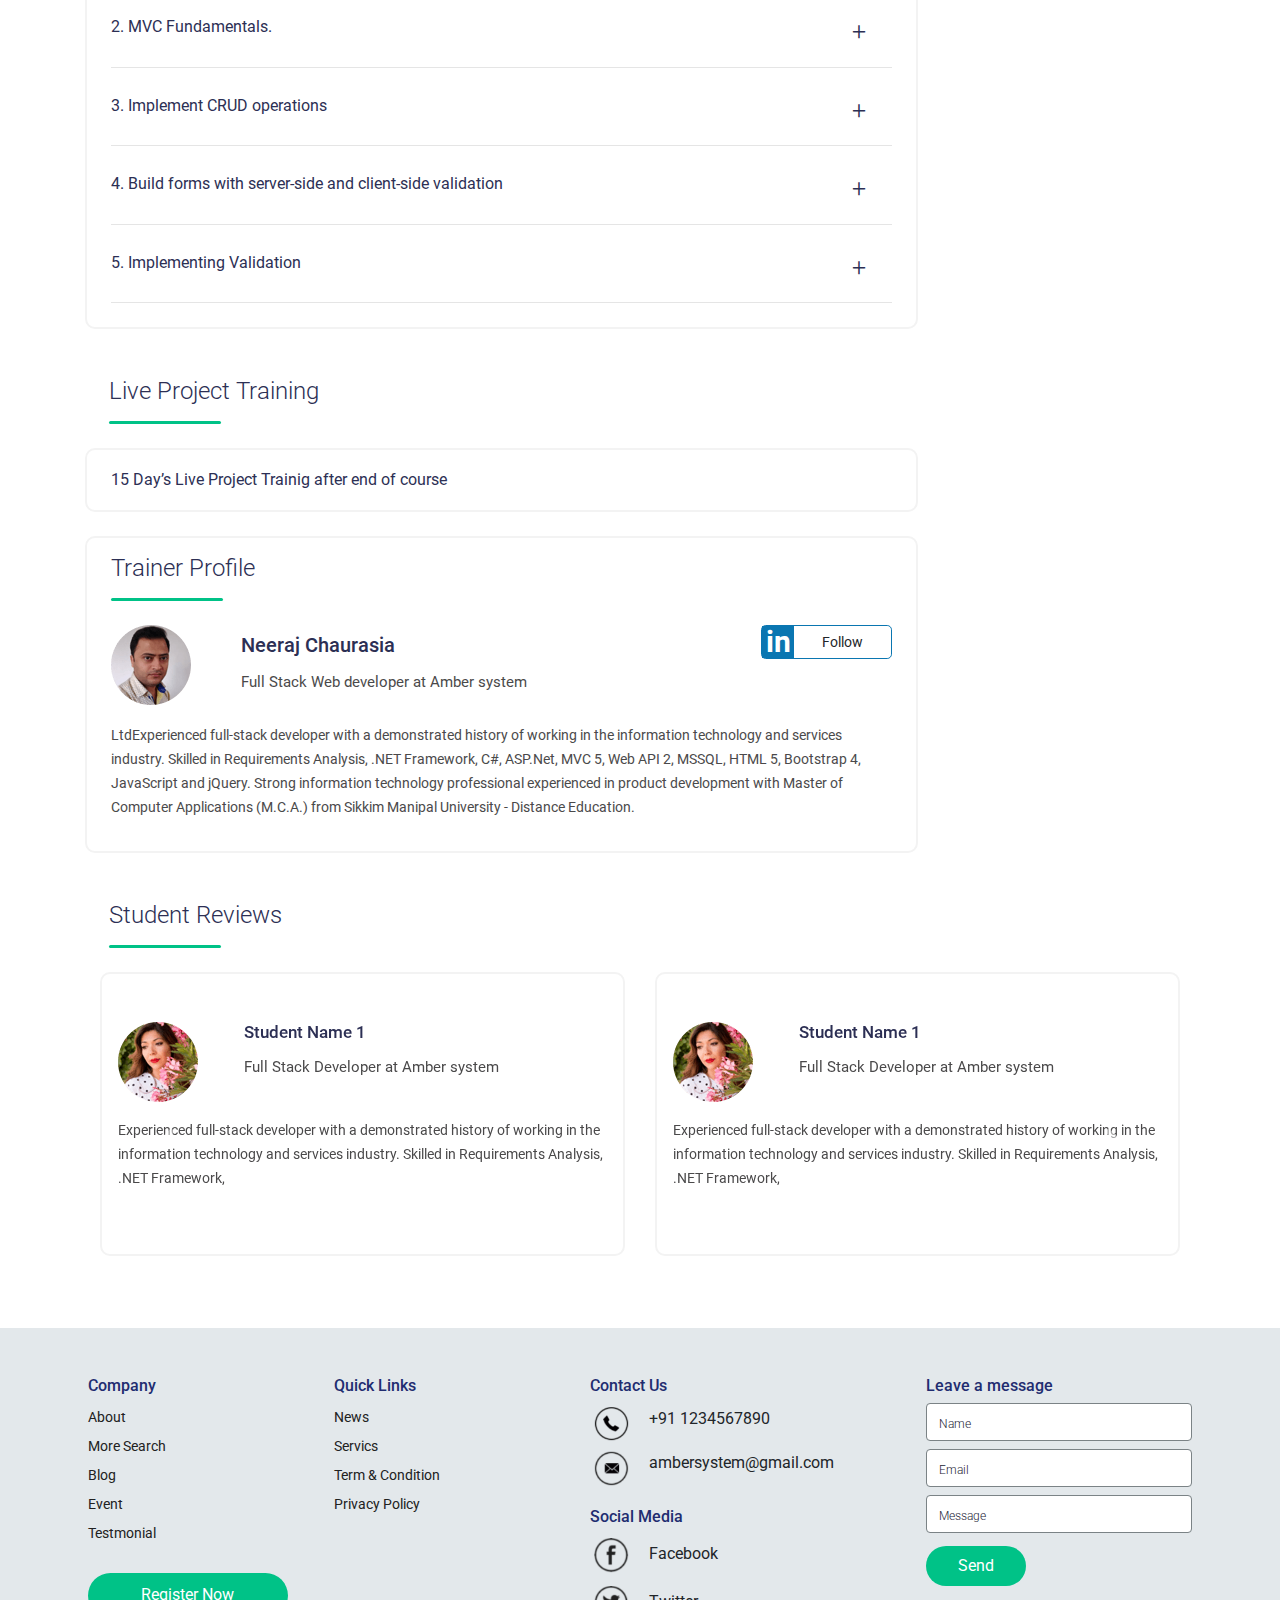
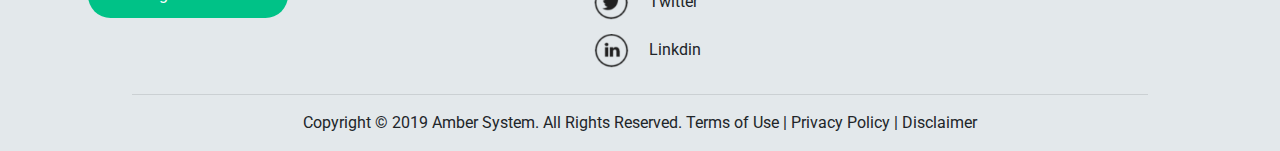
<file: ourprogram.html>
<!DOCTYPE html>
<html lang="en">

<head>
    <meta charset="UTF-8">
    <meta name="viewport" content="width=device-width, initial-scale=1.0">
    <!-- styelink -->
    <link rel="stylesheet" href="css/newlayout.css">
    <link rel="stylesheet" href="css/loginmodel.css">
    <link rel="stylesheet" href="css/ourprogram.css">
    <link rel="stylesheet" href="./css/bootstrap.min.css">



    <!-- fonts -->
    <link href="https://fonts.googleapis.com/css?family=Roboto:300,400,500,700,800,900&display=swap" rel="stylesheet">
    <link href="https://fonts.googleapis.com/icon?family=Material+Icons" rel="stylesheet">
    <!-- Jquery -->
    <script src="https://code.jquery.com/jquery-3.4.1.min.js"
        integrity="sha256-CSXorXvZcTkaix6Yvo6HppcZGetbYMGWSFlBw8HfCJo=" crossorigin="anonymous"></script>
    <!-- Javascript -->
    <script src="./js/bootstrap.min.js"></script>

</head>

<body>
    <!-- NAVBAR -->
    <nav class="navbar navbar-expand-lg navbar-light bg-white shadow-sm py-lg-0 py-sm-4 py-3 px-0 mx-0">
        <div class="container">
            <a href="#" class="nav-head"><img src="./assets/logo.svg" alt="" class="img-fluid " /></a>
            <img class="nav-close mt-sm-2" src="./assets/close_btn.png">
            <a class=" sign-mob  t-b ls-78 t-15-b" data-toggle="modal" href=".bd-example-modal-lg">Log In | Sign In</a>
            <button class="navbar-toggler12 border-0" type="button">
                <div class="tog-bar"></div>
                <div class="tog-bar"></div>
                <div class="tog-bar"></div>
            </button>
            <div class="nav-box1">
                <div class="navbar-nav ml-auto">
                    <a class="nav-link nav-item t-g ls-78 t-15-m nav-active" href="#">Home</a>
                    <a class="nav-link nav-item t-g ls-78 t-15-m" href="#">Blogs</a>
                    <div>
                        <div>
                            <a class="nav-link sign-desk nav-item t-g ls-78 t-15-b" data-toggle="modal"
                                href=".bd-example-modal-lg">Log In | Sign In</a>
                        </div>
                    </div>
                    <button type="button"
                        class="btn menu-btn w-150 rounded-pill my-lg-auto px-4 bg-theame h-45 text-white">Join
                        Now</button>
                </div>
            </div>
        </div>
    </nav>

    <!-- LoginFrom Model -->
    <div class="modal fade bd-example-modal-lg p-0" tabindex="-1" role="dialog" aria-labelledby="myLargeModalLabel"
        aria-hidden="true">
        <div class="modal-dialog modal-lg">
            <div class="modal-content login-area">
                <img class="login-close mt-sm-2" src="./assets/close_btn.png">
                <h5 class="text-center pt-4 login-header">Welcome Back</h5>
                <div class="row mt-5 mb-4 pb-5 ">
                    <div class="col-lg-6 pl-5 pr-5 ">
                        <div class="form-group pl-3">
                            <label for="userdrid" class="register-subtitle">Login</label>
                            <input id="userdrid" class="login-input mt-4 pl-2" type="text" name=""
                                placeholder="Login ID">
                            <input id="userdrid" class="login-input mt-4 pl-2" type="password" name=""
                                placeholder="Password">
                        </div>
                        <p class="text-right">Forget Password ?</p>
                        <button class=" border-0 text-white mt-4 ml-3 login-button"> login In</button>
                        <p class="register-subtitle mt-4 text-center">Don't have an account? <span>Register</span> </p>
                    </div>

                    <div class="col-lg-6 seprator px-4">
                        <p class="register-subtitle pl-3 ">Or Login With</p>
                        <div class="container-fluid mt-2">
                            <div class="row mt-4">
                                <div class="col-lg-3 col-3"><img class="img-fluid" src="./assets/g-button.PNG" alt="">
                                </div>
                                <button class="g-register border-0 col-lg-8 col-md-9 col-sm-9 col-9">Register with
                                    Google</button>
                            </div>
                            <div class="row mt-3">
                                <div class="col-lg-3 col-3"><img class="img-fluid" src="./assets/f-button.PNG" alt="">
                                </div>
                                <button class="f-register border-0 col-lg-8 col-md-9 col-sm-9 col-9">Register with
                                    Facebook</button>
                            </div>
                            <div class="row mt-4 pl-3">
                                <p class="login-tab">Mentor</p>
                                <p class="login-tab">Trainee</p>
                                <p class="login-tab">Organization</p>
                            </div>
                        </div>
                    </div>
                    <img src="./assets/login-image.png" alt="" class="login-image">
                </div>
            </div>
        </div>
    </div>

    <!-- END LOGIN FORM -->

    <div class="banner-program">
        <div class="banner-text">
            <div class="container pt-4">
                <p class="t-40 lh-45 f-r text-white">Asp.Net MVC -WebApi</p>
                <div class="white-line"></div>
                <p class="t-15 lh-18 text-white f-l my-3 col-md-8 px-0">Lorem Ipsum has been the industry's standard
                    dummy text ever
                    since the 1500s,
                    when an unknown printer took a galley of type and scrambled it to make a type specimen book. It has
                    survived not
                    only five centuries, but also the leap into electronic</p>
                <br>
                <div class="d-flex m-0">
                    <img src="./assets/program/star.png" alt="" class="star-img">
                    <p class="t-14 lh-16 text-white ml-2">
                        <span class="f-r">4.4</span>
                        <span class="f-l ml-2"> (3456)</span>
                    </p>
                </div>
                <p class="t-14 lh-16 text-white mt-1 f-l">Created By : Neeraj Chaurasia</p>
            </div>
        </div>
    </div>

    <div class="container">
        <div class="d-flex flex-wrap py-4">
            <div class="col-lg-2 b-r px-0">
                <div class="col-xl-10 col-lg-12 px-0">
                    <p class="t-24 t-bd f-b lh-24">12,600+</p>
                    <p class="t-bl t-18 lh-24 f-r mb-0">Student Enrolled</p>
                </div>
            </div>
            <div class="col-lg-3 b-r">
                <div class="col-xl-8 col-lg-10 mx-auto">
                    <p class="t-24 t-bd f-b lh-24">30+</p>
                    <p class="t-bl t-18 lh-24 f-r mb-0">Live Project</p>
                </div>
            </div>
            <div class="col-lg-3">
                <div class="col-xl-8 col-lg-10 mx-auto">
                    <p class="t-24 t-bd f-b lh-24">24/7</p>
                    <p class="t-bl t-18 lh-24 f-r mb-0">Trainer Availble</p>
                </div>
            </div>
        </div>
    </div>

    <div class="container my-sm-5">
        <p class="t-24 lh-28 f-l t-bld">Course Highlights</p>
        <div class="greenlineC rounded-pill"></div>

        <div class="d-flex flex-wrap mt-3">
            <div class="col-xl-5">
                <ul class="list">
                    <li>Build web application using Asp.Net MVC 5</li>
                    <li>Creating web API using Asp.Net MVC</li>
                    <li>Learn what's new in the Visual Studio 2018 IDE</li>
                    <li>Fundamentals of C# 7.0</li>
                </ul>
            </div>
            <div class="col-xl-6">
                <ul class="list">
                    <li>Bootstrap 4 to build responsive web pages</li>
                    <li>Debugging your .Net application</li>
                    <li>How to deploy Asp.net application</li>
                </ul>
            </div>
        </div>
    </div>

    <div class="bg-body">
        <div class="container py-sm-5">
            <p class="t-24 lh-28 f-l t-bld">You will build</p>
            <div class="greenlineC rounded-pill"></div>
            <p class="t-18 lh-21 f-r mt-4">During this course you will be building a movie rental application.
                This will have following feature.</p>
            <div class="col-xl-8 pl-4">
                <ul class="list">
                    <li>Allow admin (store manager) to manage customers</li>
                    <li>Allow admin (store manager) to manage movies</li>
                    <li>Allow admin (store manager) to manage membership plans</li>
                    <p class="t-16 t-g lh-24 offset-xl-1 mt-xl-4">
                        Pay as you go [FREE] <br>
                        Monthly [10% discount] <br>
                        Quarterly [20% discount] <br>
                        Yearly [30% discount]
                    </p>
                    <li>Allow user to register/subscribe for above membership plans.</li>
                    <li>Allow guest user to view details of movies and customers</li>
                    <li>Restrict un-authenticated access for public user.</li>
                    <li>Login using social media account like - Facebook</li>
                </ul>
            </div>
        </div>
    </div>

    <div class="container my-4">
        <div class="page-border p-4 col-xl-9">
            <p class="t-24 lh-28 f-l t-dbl">Asp.Net MVC 5 Topic Covered</p>
            <div class="greenlineC rounded-pill"></div>
            <div class="d-flex flex-wrap justify-content-between mt-4">
                <p class="col-xl-7 px-0 t-dbl t-16 f-r mb-0 lh-28">1. Understand the MVC architectural pattern</p>
                <p class="col-xl-1 px-0 t-dbl t-25 f-l mb-0 text-center">+</p>
            </div>
            <hr class="mt-3 mb-0">
            <div class="d-flex flex-wrap justify-content-between mt-4">
                <p class="col-xl-7 px-0 t-dbl t-16 f-r mb-0 lh-28">2. MVC Fundamentals.</p>
                <p class="col-xl-1 px-0 t-dbl t-25 f-l mb-0 text-center">+</p>
            </div>
            <hr class="mt-3 mb-0">
            <div class="d-flex flex-wrap justify-content-between mt-4">
                <p class="col-xl-7 px-0 t-dbl t-16 f-r mb-0 lh-28">3. Implement CRUD operations</p>
                <p class="col-xl-1 px-0 t-dbl t-25 f-l mb-0 text-center">+</p>
            </div>
            <hr class="mt-3 mb-0">
            <div class="d-flex flex-wrap justify-content-between mt-4">
                <p class="col-xl-7 px-0 t-dbl t-16 f-r mb-0 lh-28">4. Build forms with server-side and client-side
                    validation</p>
                <p class="col-xl-1 px-0 t-dbl t-25 f-l mb-0 text-center">+</p>
            </div>
            <hr class="mt-3 mb-0">
            <div class="d-flex flex-wrap justify-content-between mt-4">
                <p class="col-xl-7 px-0 t-dbl t-16 f-r mb-0 lh-28">5. Implementing Validation</p>
                <p class="col-xl-1 px-0 t-dbl t-25 f-l mb-0 text-center">+</p>
            </div>
            <hr class="mt-3 mb-0">
        </div>
        <div class="pt-5 pb-4 px-4">
            <p class="t-24 lh-28 f-l t-dbl">Live Project Training</p>
            <div class="greenlineC rounded-pill"></div>
        </div>
        <div class="page-border px-4 py-3 col-xl-9">
            <p class="t-dbl t-16 f-r mb-0 lh-28">15 Day’s Live Project Trainig after end of course</p>
        </div>

        <div class="page-border px-4 py-3 col-xl-9 mt-4">
            <p class="t-24 lh-28 f-l t-dbl">Trainer Profile</p>
            <div class="greenlineC rounded-pill"></div>
            <div class="d-flex flex-wrap mt-4">
                <div class="col-xl-2 px-0">
                    <img src="./assets/neeraj.png" alt="" class="img-fluid">
                </div>
                <div class="col-xl-7 px-0 align-items-center">
                    <p class="t-20 f-m t-dbl lh-24 mt-2">Neeraj Chaurasia</p>
                    <p class="t-15 lh-18 t-g f-r">Full Stack Web developer at Amber system</p>
                </div>
                <div class="col-xl-2 px-0 ml-auto">
                    <div class="d-flex ln-border rounded-lg">
                        <div class="col-3 px-0 mb-0 bg-bl text-white f-b t-30 lh-32 text-center">in</div>
                        <p class="t-14 f-r mb-0 text-center col-9 my-auto">Follow</p>
                    </div>
                </div>
            </div>
            <p class="t-14 lh-24 f-r t-g mt-3">
                LtdExperienced full-stack developer with a demonstrated history of working in the information technology
                and services industry. Skilled in Requirements Analysis, .NET Framework, C#, ASP.Net, MVC 5, Web API 2,
                MSSQL,
                HTML 5, Bootstrap 4, JavaScript and jQuery. Strong information technology professional experienced in
                product development with Master of Computer Applications (M.C.A.) from Sikkim Manipal University -
                Distance
                Education.
            </p>
        </div>
        <div class="pt-5 pb-4 px-4" id="hide-price" onscroll="hideprice()">
            <p class="t-24 lh-28 f-l t-dbl">Student Reviews</p>
            <div class="greenlineC rounded-pill"></div>
        </div>

        <div id="carouselExampleIndicators" class="carousel slide page-carousal" data-ride="carousel">
            <ol class="carousel-indicators">
                <li data-target="#carouselExampleIndicators" data-slide-to="0" class="active"></li>
                <li data-target="#carouselExampleIndicators" data-slide-to="1"></li>
                <li data-target="#carouselExampleIndicators" data-slide-to="2"></li>
            </ol>
            <div class="carousel-inner pb-5">
                <div class="carousel-item active">
                    <div class="d-flex">
                        <div class="col-xl-6 ">
                            <div class="page-border px-3 py-xl-5">
                                <div class="d-flex flex-wrap">
                                    <div class="col-xl-3 px-0">
                                        <img src="./assets/m2.png" alt="" class="img-fluid">
                                    </div>
                                    <div class="col-xl-9 px-1">
                                        <p class="t-17 f-m lh-20 t-dbl">Student Name 1</p>
                                        <p class="t-15 f-r t-g lh-18">Full Stack Developer at Amber system</p>
                                    </div>
                                </div>
                                <p class="t-14 f-r lh-24 t-g mt-3">
                                    Experienced full-stack developer with a demonstrated history of working in the
                                    information technology
                                    and services industry. Skilled in Requirements Analysis, .NET Framework,
                                </p>
                            </div>
                        </div>
                        <div class="col-xl-6">
                            <div class="page-border px-3 py-xl-5">
                                <div class="d-flex flex-wrap">
                                    <div class="col-xl-3 px-0">
                                        <img src="./assets/m2.png" alt="" class="img-fluid">
                                    </div>
                                    <div class="col-xl-9 px-1">
                                        <p class="t-17 f-m lh-20 t-dbl">Student Name 1</p>
                                        <p class="t-15 f-r t-g lh-18">Full Stack Developer at Amber system</p>
                                    </div>
                                </div>
                                <p class="t-14 f-r lh-24 t-g mt-3">
                                    Experienced full-stack developer with a demonstrated history of working in the
                                    information technology
                                    and services industry. Skilled in Requirements Analysis, .NET Framework,
                                </p>
                            </div>
                        </div>
                    </div>
                </div>
                <div class="carousel-item">
                    <div class="d-flex">
                        <div class="col-xl-6 ">
                            <div class="page-border px-3 py-xl-5">
                                <div class="d-flex flex-wrap">
                                    <div class="col-xl-3 px-0">
                                        <img src="./assets/m2.png" alt="" class="img-fluid">
                                    </div>
                                    <div class="col-xl-9 px-1">
                                        <p class="t-17 f-m lh-20 t-dbl">Student Name 1</p>
                                        <p class="t-15 f-r t-g lh-18">Full Stack Developer at Amber system</p>
                                    </div>
                                </div>
                                <p class="t-14 f-r lh-24 t-g mt-3">
                                    Experienced full-stack developer with a demonstrated history of working in the
                                    information technology
                                    and services industry. Skilled in Requirements Analysis, .NET Framework,
                                </p>
                            </div>
                        </div>
                        <div class="col-xl-6">
                            <div class="page-border px-3 py-xl-5">
                                <div class="d-flex flex-wrap">
                                    <div class="col-xl-3 px-0">
                                        <img src="./assets/m2.png" alt="" class="img-fluid">
                                    </div>
                                    <div class="col-xl-9 px-1">
                                        <p class="t-17 f-m lh-20 t-dbl">Student Name 1</p>
                                        <p class="t-15 f-r t-g lh-18">Full Stack Developer at Amber system</p>
                                    </div>
                                </div>
                                <p class="t-14 f-r lh-24 t-g mt-3">
                                    Experienced full-stack developer with a demonstrated history of working in the
                                    information technology
                                    and services industry. Skilled in Requirements Analysis, .NET Framework,
                                </p>
                            </div>
                        </div>
                    </div>
                </div>
                <div class="carousel-item">
                    <div class="d-flex">
                        <div class="col-xl-6 ">
                            <div class="page-border px-3 py-xl-5">
                                <div class="d-flex flex-wrap">
                                    <div class="col-xl-3 px-0">
                                        <img src="./assets/m2.png" alt="" class="img-fluid">
                                    </div>
                                    <div class="col-xl-9 px-1">
                                        <p class="t-17 f-m lh-20 t-dbl">Student Name 1</p>
                                        <p class="t-15 f-r t-g lh-18">Full Stack Developer at Amber system</p>
                                    </div>
                                </div>
                                <p class="t-14 f-r lh-24 t-g mt-3">
                                    Experienced full-stack developer with a demonstrated history of working in the
                                    information technology
                                    and services industry. Skilled in Requirements Analysis, .NET Framework,
                                </p>
                            </div>
                        </div>
                        <div class="col-xl-6">
                            <div class="page-border px-3 py-xl-5">
                                <div class="d-flex flex-wrap">
                                    <div class="col-xl-3 px-0">
                                        <img src="./assets/m2.png" alt="" class="img-fluid">
                                    </div>
                                    <div class="col-xl-9 px-1">
                                        <p class="t-17 f-m lh-20 t-dbl">Student Name 1</p>
                                        <p class="t-15 f-r t-g lh-18">Full Stack Developer at Amber system</p>
                                    </div>
                                </div>
                                <p class="t-14 f-r lh-24 t-g mt-3">
                                    Experienced full-stack developer with a demonstrated history of working in the
                                    information technology
                                    and services industry. Skilled in Requirements Analysis, .NET Framework,
                                </p>
                            </div>
                        </div>
                    </div>
                </div>
            </div>
            <a class="carousel-control-prev" href="#carouselExampleIndicators" role="button" data-slide="prev">
                <span class="carousel-control-prev-icon" aria-hidden="true"></span>
                <span class="sr-only">Previous</span>
            </a>
            <a class="carousel-control-next" href="#carouselExampleIndicators" role="button" data-slide="next">
                <span class="carousel-control-next-icon" aria-hidden="true"></span>
                <span class="sr-only">Next</span>
            </a>
        </div>

    </div>





    <!-- Course FEE -->

    <div class="position-fixed fee-container shadow">
        <p class="t-24 lh-28 f-m">Course Fee</p>
        <p class="t-14 lh-21 f-l">3 Month Course</p>
        <p class="t-30 lh-35 f-l">&#8377;27,900</p>
        <p class="t-14 lh-21 f-l">No Cost EMI at ₹9,030/month <br>
            (inclusive of all taxes)</p>
        <button class="btn bg-theame text-white rounded-pill w-250"> <span class="t-13 f-m px-4 lh-35">Apply Now</span>
        </button>
        <button class="btn btn-outline-secondary mt-4 rounded-pill  w-250"> <span class="t-13 f-m px-4 lh-35 ">Add To
                Wish List</span> </button>


    </div>


    <!-- footer part -->
    <footer class="pt-sm-5 pt-4 px-5 page-f">
        <div class="d-flex flex-wrap justify-content-around">
            <div class="col-lg-2 col-md-5 col-5 company">
                <h6 class="footerheading">Company</h6>
                <ul>
                    <li>About</li>
                    <li>More Search</li>
                    <li>Blog</li>
                    <li>Event</li>
                    <li>Testmonial</li>
                </ul>
                <button type="button" class="btn registerbtn">Register Now</button>
            </div>
            <div class="col-lg-2 col-md-5 col-5 quick-links">
                <h6 class="footerheading">Quick Links</h6>
                <ul>
                    <li>News</li>
                    <li>Servics</li>
                    <li>Term & Condition</li>
                    <li>Privacy Policy</li>
                </ul>
            </div>
            <div class="col-lg-3 col-md-5 col-12 pl-4 contact">
                <h6 class="footerheading">Contact Us</h6>
                <div class="container-fluid">
                    <div class="row mt-2">
                        <div class="col-sm-2 col-1 p-sm-1 p-0">
                            <img src="./assets/phone.png" alt="" class="img-fluid">
                        </div>
                        <div class="col-10 p-0">
                            <p class="text-left pl-3 mt-1">+91 1234567890</p>
                        </div>
                    </div>
                    <div class="row">
                        <div class="col-md-2 col-sm-1 col-1 p-sm-1 p-0">
                            <img src="./assets/mail.png" alt="" class="img-fluid">
                        </div>
                        <div class="col-10 p-0">
                            <p class="text-left pl-3 mt-1">ambersystem@gmail.com</p>
                        </div>
                    </div>
                </div>
                <h6 class="footerheading mt-3">Social Media</h6>
                <div class="container-fluid">
                    <div class="row mt-2">
                        <div class="col-sm-2 col-1 p-sm-1 p-0">
                            <img src="./assets/fb.PNG" alt="" class="img-fluid">
                        </div>
                        <div class="col-10 p-0">
                            <p class="text-left pl-3 mt-2">Facebook</p>
                        </div>
                    </div>
                    <div class="row">
                        <div class="col-sm-2 col-1 p-sm-1 p-0">
                            <img src="./assets/tw.PNG" alt="" class="img-fluid">
                        </div>
                        <div class="col-10 p-0">
                            <p class="text-left pl-3 mt-2">Twitter</p>
                        </div>
                    </div>
                    <div class="row">
                        <div class="col-sm-2 col-1 p-sm-1 p-0">
                            <img src="./assets/li.PNG" alt="" class="img-fluid">
                        </div>
                        <div class="col-10 p-0">
                            <p class="text-left pl-3 mt-2">Linkdin</p>
                        </div>
                    </div>
                </div>
            </div>
            <div class="col-lg-3 col-md-5 col-12 form-contact">
                <h6 class="footerheading">Leave a message</h6>
                <input class="form-control footer-input mt-2" type="text" placeholder="Name">
                <input class="form-control footer-input mt-2" type="email" placeholder="Email">
                <input class="form-control msg footer-input mt-2" type="text" placeholder="Message">
                <button type="button" class="btn contactbtn">Send</button>
            </div>
        </div>
        <hr class="col-lg-10 mx-auto">
        <p class="text-center pb-3 m-0 Copyrighttex0">Copyright © 2019 Amber System. All Rights Reserved. Terms of Use |
            Privacy Policy | Disclaimer</p>
    </footer>
    <script src="./js/app.js"></script>
</body>

</html>
</file>
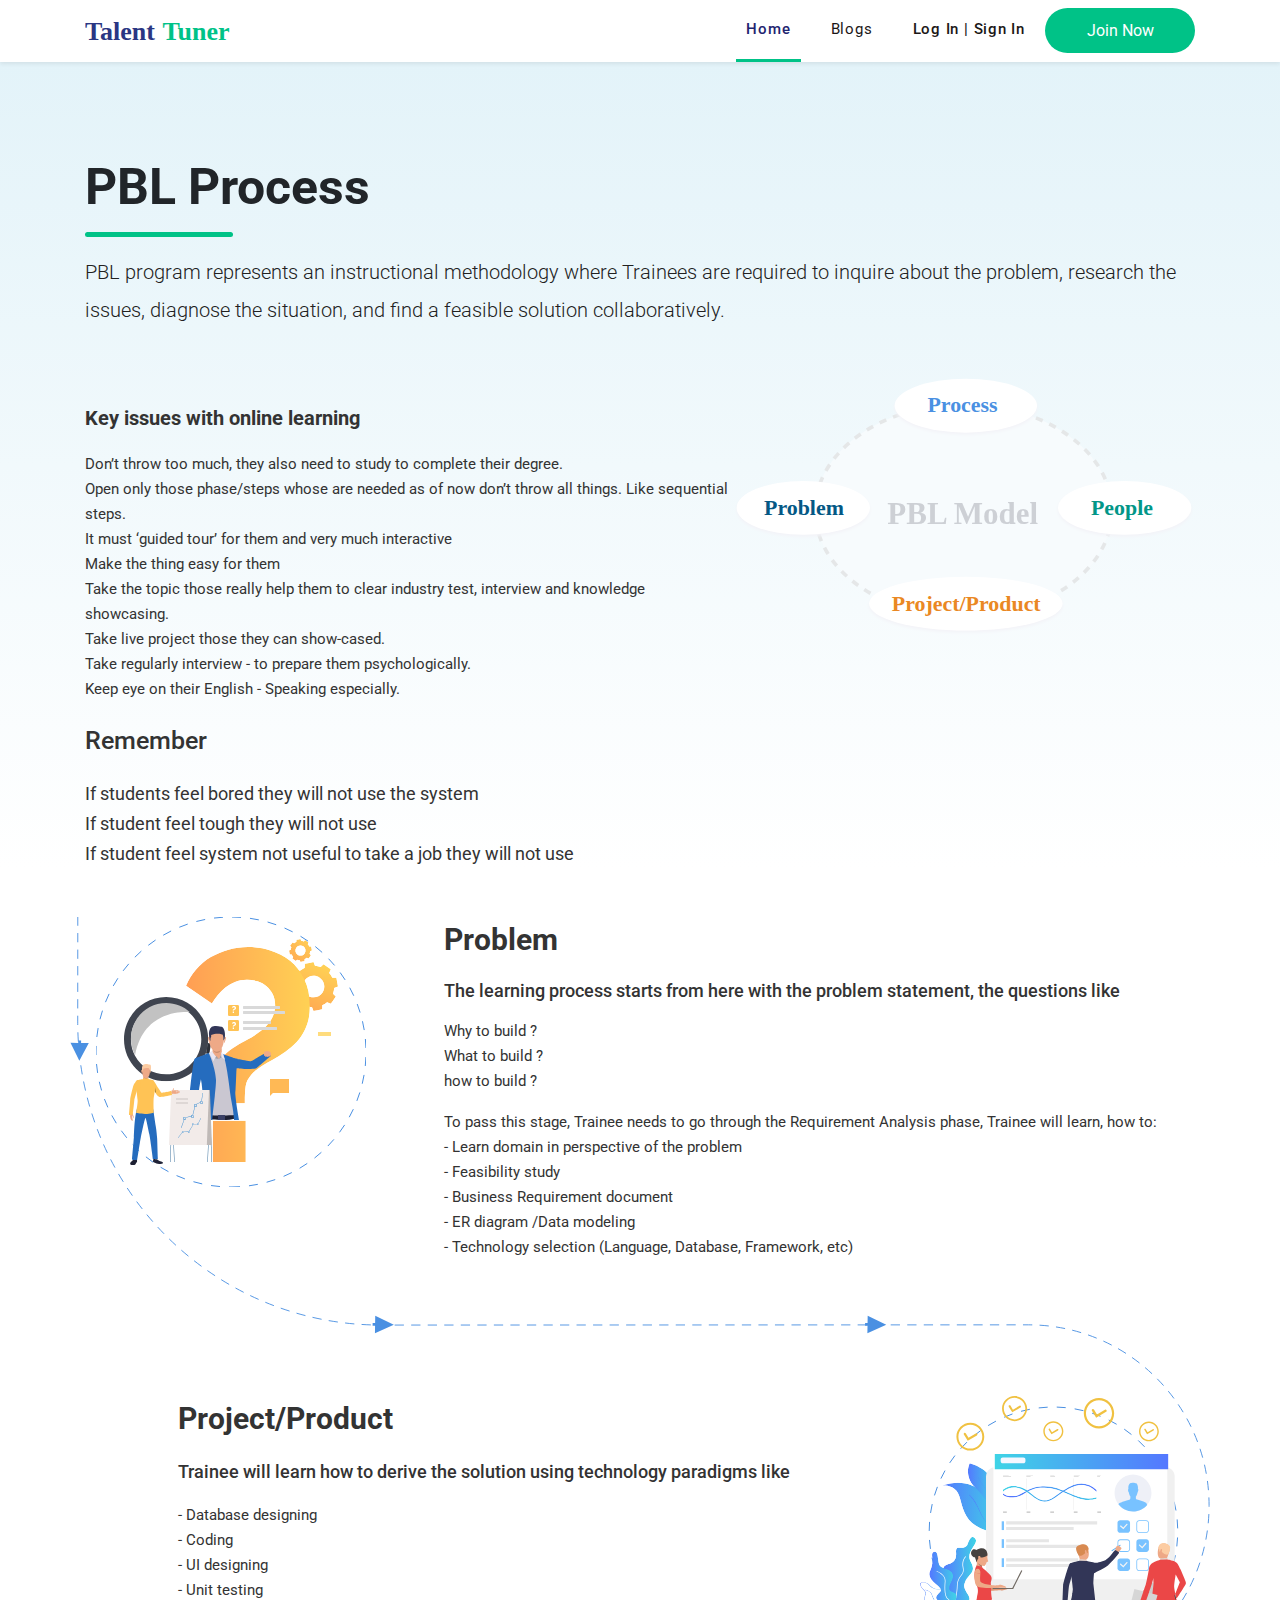
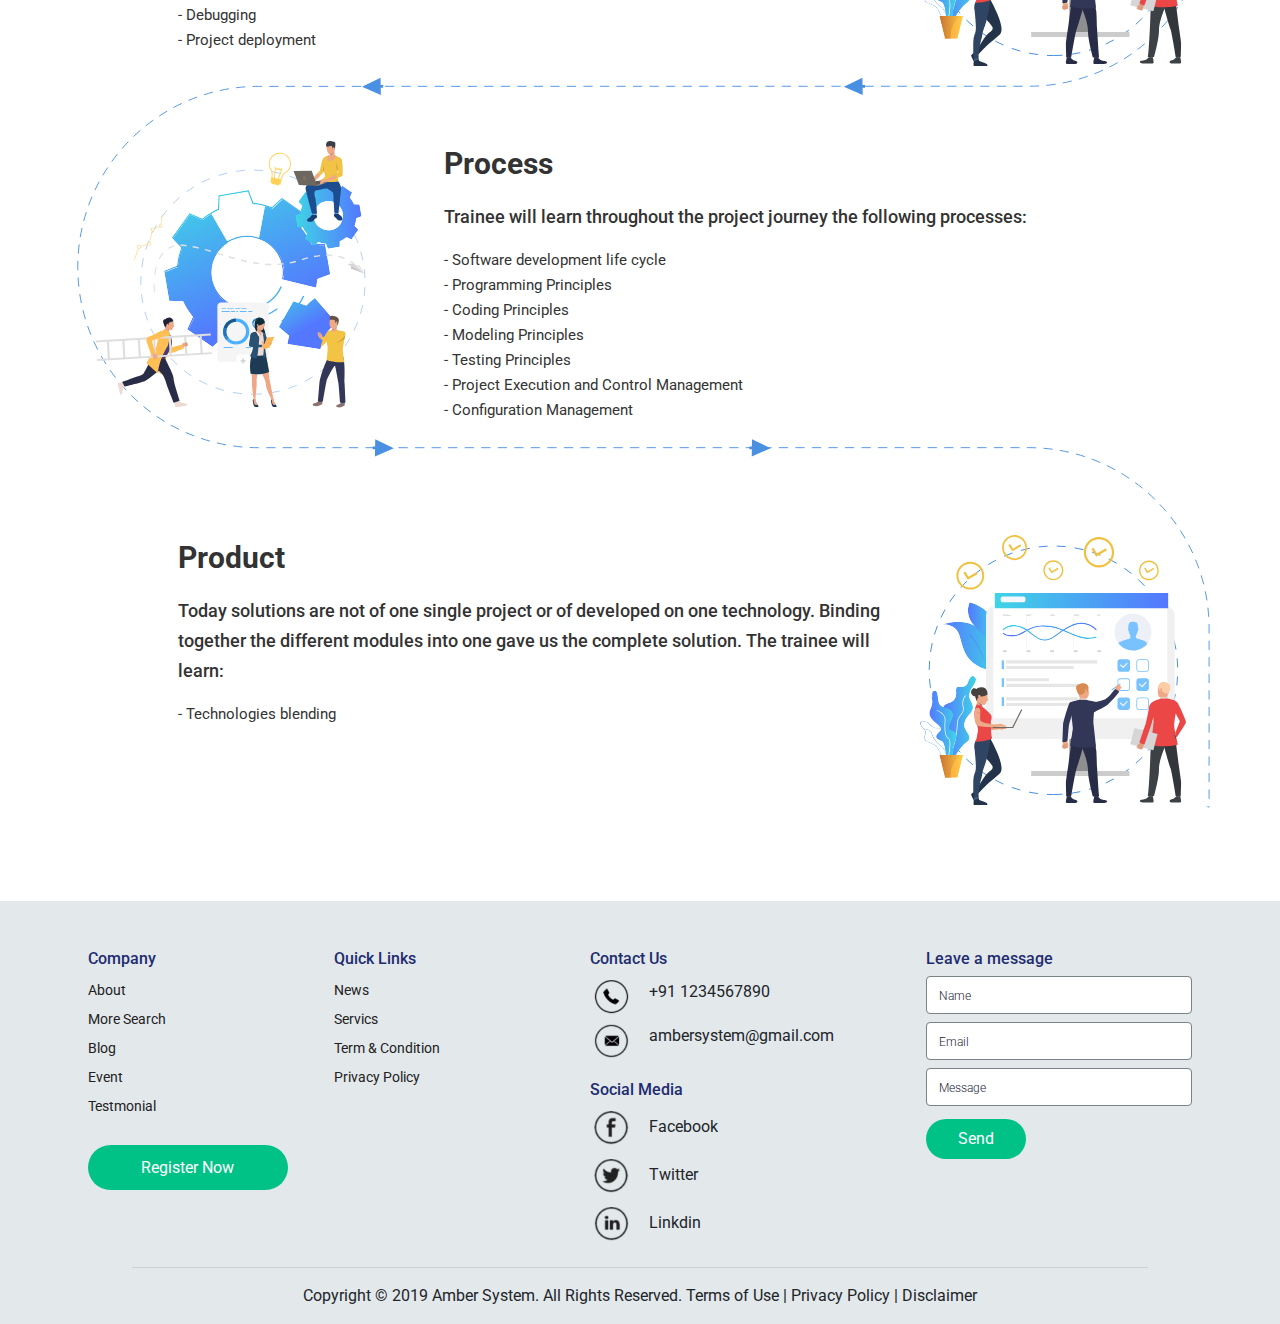
<file: pblprocess.html>
<!DOCTYPE html>
<html lang="en">

<head>
    <meta charset="UTF-8">
    <meta name="viewport" content="width=device-width, initial-scale=1.0">
    <!-- styelink -->
    <link rel="stylesheet" href="css/index.css">
    <link rel="stylesheet" href="css/layout.css">
    <link rel="stylesheet" href="css/loginmodel.css">
    <link rel="stylesheet" href="css/pbl.css">
    <link rel="stylesheet" href="./css/bootstrap.min.css">



    <!-- fonts -->
    <link href="https://fonts.googleapis.com/css?family=Roboto:300,400,500,700,800,900&display=swap" rel="stylesheet">
    <link href="https://fonts.googleapis.com/icon?family=Material+Icons" rel="stylesheet">
    <!-- Jquery -->
    <script src="https://code.jquery.com/jquery-3.4.1.min.js"
        integrity="sha256-CSXorXvZcTkaix6Yvo6HppcZGetbYMGWSFlBw8HfCJo=" crossorigin="anonymous"></script>
    <!-- Javascript -->
    <script src="./js/bootstrap.min.js"></script>

</head>

<body>
    <!-- NAVBAR -->
    <nav class="navbar navbar-expand-lg navbar-light bg-white shadow-sm py-lg-0 py-sm-4 py-3 px-0 mx-0">
        <div class="container">
            <a href="#" class="nav-head"><img src="./assets/logo.svg" alt="" class="img-fluid " /></a>
            <img class="nav-close mt-sm-2" src="./assets/close_btn.png">
            <a class=" sign-mob  t-b ls-78 t-15-b" data-toggle="modal" href=".bd-example-modal-lg">Log In | Sign In</a>
            <button class="navbar-toggler12 border-0" type="button">
                <div class="tog-bar"></div>
                <div class="tog-bar"></div>
                <div class="tog-bar"></div>
            </button>
            <div class="nav-box1">
                <div class="navbar-nav ml-auto">
                    <a class="nav-link nav-item t-g ls-78 t-15-m nav-active" href="#">Home</a>
                    <a class="nav-link nav-item t-g ls-78 t-15-m" href="#">Blogs</a>
                    <div>
                        <div>
                            <a class="nav-link sign-desk nav-item t-g ls-78 t-15-b" data-toggle="modal"
                                href=".bd-example-modal-lg">Log In | Sign In</a>
                        </div>
                    </div>
                    <button type="button"
                        class="btn menu-btn w-150 rounded-pill my-lg-auto px-4 bg-theame h-45 text-white">Join
                        Now</button>
                </div>
            </div>
        </div>
    </nav>

    <!-- LoginFrom Model -->
    <div class="modal fade bd-example-modal-lg p-0" tabindex="-1" role="dialog" aria-labelledby="myLargeModalLabel"
        aria-hidden="true">
        <div class="modal-dialog modal-lg">
            <div class="modal-content login-area">
                <img class="login-close mt-sm-2" src="./assets/close_btn.png">
                <h5 class="text-center pt-4 login-header">Welcome Back</h5>
                <div class="row mt-5 mb-4 pb-5 ">
                    <div class="col-lg-6 pl-5 pr-5 ">
                        <div class="form-group pl-3">
                            <label for="userdrid" class="register-subtitle">Login</label>
                            <input id="userdrid" class="login-input mt-4 pl-2" type="text" name=""
                                placeholder="Login ID">
                            <input id="userdrid" class="login-input mt-4 pl-2" type="password" name=""
                                placeholder="Password">
                        </div>
                        <p class="text-right">Forget Password ?</p>
                        <button class=" border-0 text-white mt-4 ml-3 login-button"> login In</button>
                        <p class="register-subtitle mt-4 text-center">Don't have an account? <span>Register</span> </p>
                    </div>

                    <div class="col-lg-6 seprator px-4">
                        <p class="register-subtitle pl-3 ">Or Login With</p>
                        <div class="container-fluid mt-2">
                            <div class="row mt-4">
                                <div class="col-lg-3 col-3"><img class="img-fluid" src="./assets/g-button.PNG" alt="">
                                </div>
                                <button class="g-register border-0 col-lg-8 col-md-9 col-sm-9 col-9">Register with
                                    Google</button>
                            </div>
                            <div class="row mt-3">
                                <div class="col-lg-3 col-3"><img class="img-fluid" src="./assets/f-button.PNG" alt="">
                                </div>
                                <button class="f-register border-0 col-lg-8 col-md-9 col-sm-9 col-9">Register with
                                    Facebook</button>
                            </div>
                            <div class="row mt-4 pl-3">
                                <p class="login-tab">Mentor</p>
                                <p class="login-tab">Trainee</p>
                                <p class="login-tab">Organization</p>
                            </div>
                        </div>
                    </div>
                    <img src="./assets/login-image.png" alt="" class="login-image">
                </div>
            </div>
        </div>
    </div>

    <div class="pbl-container pt-sm-5 pt-4">
        <div class="container my-sm-5 my-0 ">
            <p class="t-50-b bold-7 lh-58">PBL Process</p>
            <div class="greenLine-pbl"></div>
            <p class="t-20-l t-bb lh-38 mt-3">
                PBL program represents an instructional methodology where Trainees are required
                to inquire about the problem, research the issues, diagnose the situation, and find
                a feasible solution collaboratively.
            </p>
            <div class="d-flex flex-wrap justify-content-around mt-sm-5 ">
                <div class="col-lg-7 px-0 pblmain-text mt-4">
                    <p class="t-20-l lh-35 t-bb bold-7 t-bb-51">Key issues with online learning</p>
                    <p class="t-15-m lh-25 t-bb-51">
                        Don’t throw too much, they also need to study to complete their degree. <br>
                        Open only those phase/steps whose are needed as of now don’t throw all things. Like sequential
                        steps. <br>
                        It must ‘guided tour’ for them and very much interactive <br>
                        Make the thing easy for them <br>
                        Take the topic those really help them to clear industry test, interview and knowledge
                        showcasing. <br>
                        Take live project those they can show-cased. <br>
                        Take regularly interview - to prepare them psychologically. <br>
                        Keep eye on their English - Speaking especially.
                    </p>
                </div>
                <div class="col-lg-5 col-sm-10 col-12 px-0 pblmain-img">
                    <img src="./assets/pbl/main.svg" alt="" class="img-fluid">
                </div>
            </div>

            <p class="t-25-b lh-45 t-bb-51">Remember</p>
            <p class="t-18-m lh-30 t-bb-51">
                If students feel bored they will not use the system <br>
                If student feel tough they will not use <br>
                If student feel system not useful to take a job they will not use
            </p>
        </div>
    </div>

    <div class="problem-container container">

        <div class="d-flex flex-wrap justify-content-around pb-5">
            <div class="col-lg-3 col-6  px-0 my-sm-0 my-4">
                <img src="./assets/pbl/problem.svg" alt="" class="img-fluid ">
            </div>
            <div class="col-lg-8 px-0 ml-lg-5">
                <p class="t-30-l bold-7 t-bb-51">Problem</p>
                <p class="t-18-b lh-25 t-bb-51 mt-2">
                    The learning process starts from here with the problem statement, the questions like
                </p>
                <p class="t-15-m lh-25 t-bb-51">
                    Why to build ? <br>
                    What to build ? <br>
                    how to build ?
                </p>
                <p class="t-15-m lh-25 t-bb-51">
                    To pass this stage, Trainee needs to go through the Requirement Analysis phase,
                    Trainee will learn, how to: <br>
                    - Learn domain in perspective of the problem <br>
                    - Feasibility study <br>
                    - Business Requirement document <br>
                    - ER diagram /Data modeling <br>
                    - Technology selection (Language, Database, Framework, etc)
                </p>
            </div>
        </div>

        <div class="d-flex flex-wrap justify-content-around my-sm-5 py-sm-4 my-0 py-0">
            <div class="col-lg-8 px-0 ml-lg-auto pblmain-text mt-sm-0 mt-4">
                <p class="t-30-l bold-7 t-bb-51">Project/Product</p>
                <p class="t-18-b lh-30 t-bb-51 mt-2">
                    Trainee will learn how to derive the solution using technology paradigms like </p>
                <p class="t-15-m lh-25 t-bb-51">
                    - Database designing <br>
                    - Coding <br>
                    - UI designing <br>
                    - Unit testing <br>
                    - Debugging <br>
                    - Project deployment
                </p>
            </div>
            <div class="col-lg-3 px-0 pblmain-img col-7">
                <img src="./assets/pbl/project.svg" alt="" class="img-fluid">
            </div>
        </div>


        <div class="d-flex flex-wrap justify-content-around my-sm-5 my-4">
            <div class="col-lg-3 px-0 col-7">
                <img src="./assets/pbl/proccess.svg" alt="" class="img-fluid">
            </div>
            <div class="col-lg-8 px-0 ml-lg-5 mt-sm-0 mt-4">
                <p class="t-30-l bold-7 t-bb-51">Process</p>
                <p class="t-18-b lh-30 t-bb-51 mt-2">
                    Trainee will learn throughout the project journey the following processes:
                </p>
                <p class="t-15-m lh-25 t-bb-51">
                    - Software development life cycle <br>
                    - Programming Principles <br>
                    - Coding Principles <br>
                    - Modeling Principles <br>
                    - Testing Principles <br>
                    - Project Execution and Control Management <br>
                    - Configuration Management
                </p>
            </div>
        </div>

        <div class="d-flex flex-wrap justify-content-around my-sm-5 py-sm-5 my-4 py-0">
            <div class="col-lg-8 px-0 ml-lg-auto pblmain-text mt-sm-0 mt-4">
                <p class="t-30-l bold-7 t-bb-51">Product</p>
                <p class="t-18-b lh-30 t-bb-51 mt-2">
                    Today solutions are not of one single project or of developed on one technology.
                    Binding together the different modules into one gave us the complete solution.
                    The trainee will learn:
                </p>
                <p class="t-15-m lh-25 t-bb-51">
                    - Technologies blending
                </p>
            </div>
            <div class="col-lg-3 px-0 pblmain-img col-7">
                <img src="./assets/pbl/project.svg" alt="" class="img-fluid">
            </div>

        </div>

    </div>


    <!-- footer part -->
    <footer class="pt-sm-5 pt-4 px-5">
        <div class="d-flex flex-wrap justify-content-around">
            <div class="col-lg-2 col-md-5 col-5 company">
                <h6 class="footerheading">Company</h6>
                <ul>
                    <li>About</li>
                    <li>More Search</li>
                    <li>Blog</li>
                    <li>Event</li>
                    <li>Testmonial</li>
                </ul>
                <button type="button" class="btn registerbtn">Register Now</button>
            </div>
            <div class="col-lg-2 col-md-5 col-5 quick-links">
                <h6 class="footerheading">Quick Links</h6>
                <ul>
                    <li>News</li>
                    <li>Servics</li>
                    <li>Term & Condition</li>
                    <li>Privacy Policy</li>
                </ul>
            </div>
            <div class="col-lg-3 col-md-5 col-12 pl-4 contact">
                <h6 class="footerheading">Contact Us</h6>
                <div class="container-fluid">
                    <div class="row mt-2">
                        <div class="col-sm-2 col-1 p-sm-1 p-0">
                            <img src="./assets/phone.png" alt="" class="img-fluid">
                        </div>
                        <div class="col-10 p-0">
                            <p class="text-left pl-3 mt-1">+91 1234567890</p>
                        </div>
                    </div>
                    <div class="row">
                        <div class="col-md-2 col-sm-1 col-1 p-sm-1 p-0">
                            <img src="./assets/mail.png" alt="" class="img-fluid">
                        </div>
                        <div class="col-10 p-0">
                            <p class="text-left pl-3 mt-1">ambersystem@gmail.com</p>
                        </div>
                    </div>
                </div>
                <h6 class="footerheading mt-3">Social Media</h6>
                <div class="container-fluid">
                    <div class="row mt-2">
                        <div class="col-sm-2 col-1 p-sm-1 p-0">
                            <img src="./assets/fb.PNG" alt="" class="img-fluid">
                        </div>
                        <div class="col-10 p-0">
                            <p class="text-left pl-3 mt-2">Facebook</p>
                        </div>
                    </div>
                    <div class="row">
                        <div class="col-sm-2 col-1 p-sm-1 p-0">
                            <img src="./assets/tw.PNG" alt="" class="img-fluid">
                        </div>
                        <div class="col-10 p-0">
                            <p class="text-left pl-3 mt-2">Twitter</p>
                        </div>
                    </div>
                    <div class="row">
                        <div class="col-sm-2 col-1 p-sm-1 p-0">
                            <img src="./assets/li.PNG" alt="" class="img-fluid">
                        </div>
                        <div class="col-10 p-0">
                            <p class="text-left pl-3 mt-2">Linkdin</p>
                        </div>
                    </div>
                </div>
            </div>
            <div class="col-lg-3 col-md-5 col-12 form-contact">
                <h6 class="footerheading">Leave a message</h6>
                <input class="form-control footer-input mt-2" type="text" placeholder="Name">
                <input class="form-control footer-input mt-2" type="email" placeholder="Email">
                <input class="form-control msg footer-input mt-2" type="text" placeholder="Message">
                <button type="button" class="btn contactbtn">Send</button>
            </div>
        </div>
        <hr class="col-lg-10 mx-auto">
        <p class="text-center pb-3 m-0 Copyrighttex0">Copyright © 2019 Amber System. All Rights Reserved. Terms of Use |
            Privacy Policy | Disclaimer</p>
    </footer>
    <script src="./js/app.js"></script>
</body>

</html>
</file>
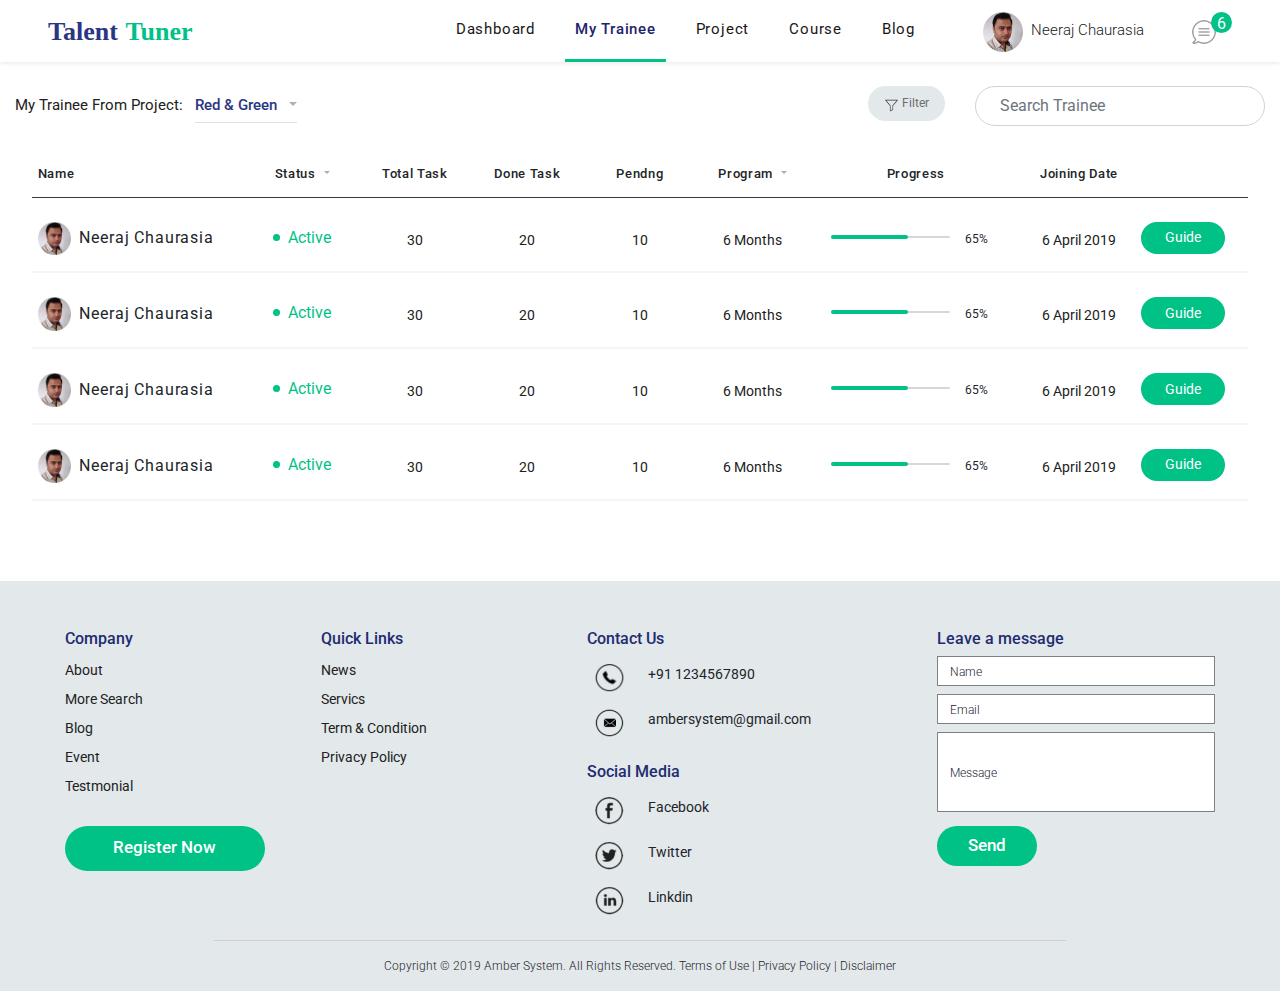
<file: mentor/mytrainee.html>
<!DOCTYPE html>
<html lang="en">

<head>
    <meta charset="UTF-8">
    <meta name="viewport" content="width=device-width, initial-scale=1.0">
    <!-- styelink -->
    <link rel="stylesheet" href="../css/bootstrap.min.css">
    <link rel="stylesheet" href="../css/mentor.css">
    <link rel="stylesheet" href="../css/layout.css">

    <!-- fonts -->
    <link href="https://fonts.googleapis.com/css?family=Roboto:300,400,500,700&display=swap" rel="stylesheet">
    <link href="https://fonts.googleapis.com/icon?family=Material+Icons" rel="stylesheet">
    <!-- Jquery -->
    <script src="https://code.jquery.com/jquery-3.4.1.min.js"
        integrity="sha256-CSXorXvZcTkaix6Yvo6HppcZGetbYMGWSFlBw8HfCJo=" crossorigin="anonymous"></script>
    <!-- Javascript -->
    <script src="../js/bootstrap.min.js"></script>
    <!-- BAR & Graph -->
</head>

<body>
    <!-- NAVBAR -->
    <nav class="navbar navbar-expand-lg navbar-light bg-white shadow-sm py-lg-0 py-sm-4 py-1 px-0">
        <div class="container-fluid px-sm-5 px-4">
            <a class="nav" href="#"><img src="../assets/logo.svg" alt="" class="img-fluid" /></a>
            <button class="navbar-toggler border-0" type="button" data-toggle="collapse"
                data-target="#navbarNavAltMarkup" aria-controls="navbarNavAltMarkup" aria-expanded="false"
                aria-label="Toggle navigation">
                <!-- <span class="navbar-toggler-icon t-theame"></span> -->
                <div class="tog-bar"></div>
                <div class="tog-bar"></div>
                <div class="tog-bar"></div>
            </button>
            <div class="collapse navbar-collapse " id="navbarNavAltMarkup">
                <div class="navbar-nav ml-auto">
                    <a class=" nav-item nav-link t-g ls-78 t-15-m" href="#">Dashboard</a>
                    <a class=" nav-item nav-link t-g ls-78 t-15-m nav-active" href="#">My Trainee</a>
                    <a class=" nav-item nav-link t-g ls-78 t-15-m" href="#">Project</a>
                    <a class=" nav-item nav-link t-g ls-78 t-15-m" href="#">Course</a>
                    <a class=" nav-item nav-link t-g ls-78 t-15-m" href="#">Blog</a>
                    <a href="#" class="ml-5">
                        <div class="d-flex align-items-center">
                            <img src="../assets/neeraj.png" class="nav-p-image" alt="">
                            <p class="t-15-l t-bb my-0 ml-2 mt-2">Neeraj Chaurasia</p>
                        </div>
                    </a>
                    <a href="#" class=" ml-5"><div class="chat-icon"><p class="bg-btn text-white float-right rounded-circle notification text-center pt-0">6</p></div></a>
                </div>
            </div>
        </div>
    </nav>

    <div class="d-flex row-flex my-4">
        <div class="col-md-3 my-auto">
            <p class="t-15-m t-bb lh-15  my-auto">My Trainee From Project: <span class="t-15-b t-b ml-2 py-2 my-auto border-bottom">Red &
                    Green <span class="dropdown-toggle t-wm ml-2"></span> </span></p>
        </div>
        <div class="col-md-1 ml-auto ">
            <div class="btn d-flex flex-row bg-footer justify-content-center h-35 rounded-pill">
                <div class="col-md-3 px-0 my-auto">
                    <img src="../assets/filter.png" alt="" class="img-fluid">
                </div>
                <p class="t-12-m t-gl mb-0 ml-1 my-auto">Filter</p>
            </div>
        </div>
        <div class="col-md-3">
            <input type="text" placeholder="Search Trainee" class="form-control mt-0 placeholder-mentor rounded-pill h-40 px-4">
        </div>
    </div>

    <div class="b-2-l my-3 mx-3 rounded-lg p-3 pb-5">
        <div class="d-flex flex-row justify-content-around">
            <p class="ls-68 lh-15 t-13-b l-bb col-md-2 px-0 text-left">Name</p>
            <p class="ls-68 lh-15 t-13-b l-bb col-md-1 px-0 text-center">Status<span class="dropdown-toggle t-wm ml-2"></span></p>
            <p class="ls-68 lh-15 t-13-b l-bb col-md-1 px-0 text-center">Total Task</p>
            <p class="ls-68 lh-15 t-13-b l-bb col-md-1 px-0 text-center">Done Task</p>
            <p class="ls-68 lh-15 t-13-b l-bb col-md-1 px-0 text-center">Pendng</p>
            <p class="ls-68 lh-15 t-13-b l-bb col-md-1 px-0 text-center">Program<span class="dropdown-toggle t-wm ml-2"></span></p>
            <p class="ls-68 lh-15 t-13-b l-bb col-md-2 px-0 text-center">Progress</p>
            <p class="ls-68 lh-15 t-13-b l-bb col-md-1 px-0 text-center">Joining Date</p>
            <div class="col-md-1"></div>
        </div>
        <hr class="mt-0 border-dark">

        <div class="d-flex flex-row justify-content-around mt-4">
            <div class="col-md-2 px-0">
                <div class="d-flex flex-row">
                    <div class="col-md-2 px-0">
                        <img src="../assets/neeraj.png" alt="" class="img-fluid">
                    </div>
                    <p class="t-16-m -t-bb ls-84 col-md-9 px-0 pl-2 my-auto">Neeraj Chaurasia</p>
                </div>
            </div>
            <div class="col-md-1 px-0 mt-1" >
                <div class="d-flex flex-row justify-content-center">
                    <div class="active-bullet bg-theame mt-2"></div>
                    <p class="t-16-m t-theame text-center my-auto ml-2">Active</p>
                </div>
            </div>
            <p class="col-md-1 px-0 t-14-m t-bb text-center my-0 mt-2">30</p>
            <p class="col-md-1 px-0 t-14-m t-bb text-center my-0 mt-2">20</p>
            <p class="col-md-1 px-0 t-14-m t-bb text-center my-0 mt-2">10</p>
            <p class="col-md-1 px-0 t-14-m t-bb text-center my-0 mt-2">6 Months</p>
            <div class="col-md-2 px-0 ">
                <div class="d-flex justify-content-center align-items-center">
                    <div class="col-md-7 progress-container">
                        <div class="progress-bg rounded-pill"></div>
                        <div class="progress-indicator rounded-pill" style="width: 65%;"></div>
                    </div>
                    <p class="col-md-3 my-0 t-12-m mt-2">65%</p>
                </div>
            </div>
            <p class="col-md-1 px-0 t-14-m t-bb text-center my-0 mt-2">6 April 2019</p>
            <div class="col-md-1 p-0 m-0">
                <button class="outline-0 border-0 bg-theame h-32 px-4 rounded-pill">
                    <p class="t-14-m text-center text-white my-auto">Guide</p>
                </button>
            </div>
        </div>
        <hr class="hr-2">

        <div class="d-flex flex-row justify-content-around mt-4">
            <div class="col-md-2 px-0">
                <div class="d-flex flex-row">
                    <div class="col-md-2 px-0">
                        <img src="../assets/neeraj.png" alt="" class="img-fluid">
                    </div>
                    <p class="t-16-m -t-bb ls-84 col-md-9 px-0 pl-2 my-auto">Neeraj Chaurasia</p>
                </div>
            </div>
            <div class="col-md-1 px-0 mt-1" >
                <div class="d-flex flex-row justify-content-center">
                    <div class="active-bullet bg-theame mt-2"></div>
                    <p class="t-16-m t-theame text-center my-auto ml-2">Active</p>
                </div>
            </div>
            <p class="col-md-1 px-0 t-14-m t-bb text-center my-0 mt-2">30</p>
            <p class="col-md-1 px-0 t-14-m t-bb text-center my-0 mt-2">20</p>
            <p class="col-md-1 px-0 t-14-m t-bb text-center my-0 mt-2">10</p>
            <p class="col-md-1 px-0 t-14-m t-bb text-center my-0 mt-2">6 Months</p>
            <div class="col-md-2 px-0 ">
                <div class="d-flex justify-content-center align-items-center">
                    <div class="col-md-7 progress-container">
                        <div class="progress-bg rounded-pill"></div>
                        <div class="progress-indicator rounded-pill" style="width: 65%;"></div>
                    </div>
                    <p class="col-md-3 my-0 t-12-m mt-2">65%</p>
                </div>
            </div>
            <p class="col-md-1 px-0 t-14-m t-bb text-center my-0 mt-2">6 April 2019</p>
            <div class="col-md-1 p-0 m-0">
                <button class="outline-0 border-0 bg-theame h-32 px-4 rounded-pill">
                    <p class="t-14-m text-center text-white my-auto">Guide</p>
                </button>
            </div>
        </div>

        <hr class="hr-2">

        <div class="d-flex flex-row justify-content-around mt-4">
            <div class="col-md-2 px-0">
                <div class="d-flex flex-row">
                    <div class="col-md-2 px-0">
                        <img src="../assets/neeraj.png" alt="" class="img-fluid">
                    </div>
                    <p class="t-16-m -t-bb ls-84 col-md-9 px-0 pl-2 my-auto">Neeraj Chaurasia</p>
                </div>
            </div>
            <div class="col-md-1 px-0 mt-1" >
                <div class="d-flex flex-row justify-content-center">
                    <div class="active-bullet bg-theame mt-2"></div>
                    <p class="t-16-m t-theame text-center my-auto ml-2">Active</p>
                </div>
            </div>
            <p class="col-md-1 px-0 t-14-m t-bb text-center my-0 mt-2">30</p>
            <p class="col-md-1 px-0 t-14-m t-bb text-center my-0 mt-2">20</p>
            <p class="col-md-1 px-0 t-14-m t-bb text-center my-0 mt-2">10</p>
            <p class="col-md-1 px-0 t-14-m t-bb text-center my-0 mt-2">6 Months</p>
            <div class="col-md-2 px-0 ">
                <div class="d-flex justify-content-center align-items-center">
                    <div class="col-md-7 progress-container">
                        <div class="progress-bg rounded-pill"></div>
                        <div class="progress-indicator rounded-pill" style="width: 65%;"></div>
                    </div>
                    <p class="col-md-3 my-0 t-12-m mt-2">65%</p>
                </div>
            </div>
            <p class="col-md-1 px-0 t-14-m t-bb text-center my-0 mt-2">6 April 2019</p>
            <div class="col-md-1 p-0 m-0">
                <button class="outline-0 border-0 bg-theame h-32 px-4 rounded-pill">
                    <p class="t-14-m text-center text-white my-auto">Guide</p>
                </button>
            </div>
        </div>
        
        <hr class="hr-2">

        <div class="d-flex flex-row justify-content-around mt-4">
            <div class="col-md-2 px-0">
                <div class="d-flex flex-row">
                    <div class="col-md-2 px-0">
                        <img src="../assets/neeraj.png" alt="" class="img-fluid">
                    </div>
                    <p class="t-16-m -t-bb ls-84 col-md-9 px-0 pl-2 my-auto">Neeraj Chaurasia</p>
                </div>
            </div>
            <div class="col-md-1 px-0 mt-1" >
                <div class="d-flex flex-row justify-content-center">
                    <div class="active-bullet bg-theame mt-2"></div>
                    <p class="t-16-m t-theame text-center my-auto ml-2">Active</p>
                </div>
            </div>
            <p class="col-md-1 px-0 t-14-m t-bb text-center my-0 mt-2">30</p>
            <p class="col-md-1 px-0 t-14-m t-bb text-center my-0 mt-2">20</p>
            <p class="col-md-1 px-0 t-14-m t-bb text-center my-0 mt-2">10</p>
            <p class="col-md-1 px-0 t-14-m t-bb text-center my-0 mt-2">6 Months</p>
            <div class="col-md-2 px-0 ">
                <div class="d-flex justify-content-center align-items-center">
                    <div class="col-md-7 progress-container">
                        <div class="progress-bg rounded-pill"></div>
                        <div class="progress-indicator rounded-pill" style="width: 65%;"></div>
                    </div>
                    <p class="col-md-3 my-0 t-12-m mt-2">65%</p>
                </div>
            </div>
            <p class="col-md-1 px-0 t-14-m t-bb text-center my-0 mt-2">6 April 2019</p>
            <div class="col-md-1 p-0 m-0">
                <button class="outline-0 border-0 bg-theame h-32 px-4 rounded-pill">
                    <p class="t-14-m text-center text-white my-auto">Guide</p>
                </button>
            </div>
        </div>

        <hr class="hr-2">

    </div>



  <!-- footer part -->
  <footer class="pt-sm-5 pt-4 px-4">
    <div class="d-flex flex-wrap justify-content-around">
      <div class="col-lg-2 col-md-5 col-5 company">
        <h6 class="footerheading">Company</h6>
        <ul class="">
          <li>About</li>
          <li>More Search</li>
          <li>Blog</li>
          <li>Event</li>
          <li>Testmonial</li>
        </ul>
        <button type="button" class="btn registerbtn">Register Now</button>
      </div>
      <div class="col-lg-2 col-md-5 col-5 quick-links">
        <h6 class="footerheading">Quick Links</h6>
        <ul>
          <li>News</li>
          <li>Servics</li>
          <li>Term & Condition</li>
          <li>Privacy Policy</li>
        </ul>
      </div>
      <div class="col-lg-3 col-md-5 col-12 pl-4 contact">
        <h6 class="footerheading">Contact Us</h6>
        <div class="container-fluid">
          <div class="row mt-2">
            <div class="col-sm-2 col-1 p-sm-2 p-0">
              <img src="../assets/phone.png" alt="" class="img-fluid">
            </div>
            <div class="col-10 p-0">
              <p class="text-left pl-3 t-14-m mt-2">+91 1234567890</p>
            </div>
          </div>
          <div class="row">
            <div class="col-md-2 col-sm-1 col-1 p-sm-2 p-0">
              <img src="../assets/mail.png" alt="" class="img-fluid">
            </div>
            <div class="col-10 p-0">
              <p class="text-left pl-3 mt-2 t-14-m">ambersystem@gmail.com</p>
            </div>
          </div>
        </div>
        <h6 class="footerheading mt-3">Social Media</h6>
        <div class="container-fluid">
          <div class="row mt-2">
            <div class="col-sm-2 col-1 p-sm-2 p-1">
              <img src="../assets/fb.PNG" alt="" class="img-fluid">
            </div>
            <div class="col-10 p-0">
              <p class="text-left pl-3 t-14-m mt-2">Facebook</p>
            </div>
          </div>
          <div class="row">
            <div class="col-sm-2 col-1 p-sm-2 p-0">
              <img src="../assets/tw.PNG" alt="" class="img-fluid">
            </div>
            <div class="col-10 p-0">
              <p class="text-left pl-3 t-14-m mt-2">Twitter</p>
            </div>
          </div>
          <div class="row">
            <div class="col-sm-2 col-1 p-sm-2 p-0">
              <img src="../assets/li.PNG" alt="" class="img-fluid">
            </div>
            <div class="col-10 p-0">
              <p class="text-left pl-3 t-14-m mt-2">Linkdin</p>
            </div>
          </div>
        </div>
      </div>
      <div class="col-lg-3 col-md-5 col-12 form-contact">
        <h6 class="footerheading">Leave a message</h6>
        <input class="form-control footer-input mt-2" type="text" placeholder="Name">
        <input class="form-control footer-input mt-2" type="email" placeholder="Email">
        <input class="form-control msg footer-input mt-2" type="text" placeholder="Message">
        <button type="button" class="btn contactbtn">Send</button>
      </div>
    </div>
    <hr class="col-lg-8 mx-auto">
    <p class="text-center pb-3 m-0 t-12-l">Copyright © 2019 Amber System. All Rights Reserved. Terms of Use |
      Privacy Policy | Disclaimer</p>
</footer>
</body>

</html>
</file>
<file: css/index.css>
.b-2-l{border: 2px solid whitesmoke !important;}

.placeholder-mentor{
    background: url('../assets/search.png');
    background-repeat: no-repeat;
    background-size: 20px;
    background-position:  93%;
}
.placeholder-mentor::placeholder{
    font-size: 12px;
}


.bg-btn{
    background-color: rgba(0,194,135,1.0);
    color: white;
    margin-top: 0%;
}
.btn-explore{
    border-color: rgba(0,194,135,1.0);
    color: rgba(0,194,135,1.0);
    font-family: 'Roboto',Helvetica,Arial,serif;
    font-weight: 500;
    font-size: 13.0px;
    color: rgba(4,172,121,1.0);
}


/* h1{
    font-size: 60px;
    color: rgba(33,33,33,1.0);
    margin: 0;
    padding: 0;
    font-family: 'Roboto',Helvetica,Arial,serif !important;

} */

.sec-title{
    font-size: 50px;
    color: rgba(33,33,33,1.0);
    font-family: 'Roboto',Helvetica,Arial,serif !important;
    margin: 0;
    padding: 0;
}



.sec-content{
    font-family: 'Roboto',Helvetica,Arial,serif;
    font-weight: 300;
    font-style: normal;
    font-size: 22.0px;
    color: rgba(33,33,33,1.0);
    text-align: left;
    line-height: 38.0px;
}

.sub-sec-title{
    font-size: 45px;
    color: rgba(33,33,33,1.0);
    font-family: 'Roboto',Helvetica,Arial,serif !important;
    margin: 0;
    padding: 0;
}



.sub-sec-content{
    font-family: 'Roboto',Helvetica,Arial,serif;
    font-weight: 300;
    font-style: normal;
    font-size: 20.0px;
    color: rgba(33,33,33,1.0);
    text-align: left;
    line-height: 33.0px;
}


/* h3{
    font-size: 40px;
    color: rgba(33,33,33,1.0);
    font-family: 'Roboto',Helvetica,Arial,serif !important;
    margin: 0;
    padding: 0;
    font-weight: 300;
}
h5{
    font-size: 25px;
    font-weight: 400;
    color: white;
    font-family: 'Roboto',Helvetica,Arial,serif !important;
    margin: 0;
    padding: 0;
    
}
h6{
    font-size: 20px;
    font-weight: 300;
    line-height: 33px;
    font-family: 'Roboto',Helvetica,Arial,serif !important;
    margin: 0;
    padding: 0;  
    color: rgba(41,48,67,1.0);


} */

.peckedtextcolor{
    color: rgba(41,48,67,1.0);
    text-align: center;
    line-height: 24.0px;
    padding-left: 2%;
    padding-right: 2%;
}
.bold-p5{
    font-weight: 500 !important;
    font-style: normal;
    font-size: 18.0px !important;
    color: rgba(40,47,66,1.0) !important;  
    margin-bottom: 0 !important;
}


/* p{
    font-weight: 400;
    font-size: 13.0px;
    color: rgba(33,33,33,1.0);
    line-height: 23.0px;
    font-family: 'Roboto',Helvetica,Arial,serif !important;

} */

.t-g{color: rgba(74,73,74,1.0) !important ;}



/* .row{
    width: 100%;
} */


 /* BANNER SECTION */

.bannerContainer{
    background-image: url('../assets/banner.png');
    background-repeat: no-repeat;
    background-size: 100%;
}

.bannerbtn{
    width: 300px;
    height: 60px;
    background-color: rgba(0,194,135,1.0);
    font-family: 'Roboto',Helvetica,Arial,serif;
    font-weight: 500;
    font-size: 17.0px;
    color: white;
    border-radius: 30px;
}

.bannerBottom{
    background: linear-gradient(180deg,white 0% , rgba(255, 255, 255, 0.726) 100% );
}

.count{
    font-family: 'Roboto',Helvetica,Arial,serif;
    font-weight: 300;
    font-style: normal;
    font-size: 43.0px;
    color: rgba(33,33,33,1.0);
    text-align: left;
    line-height: 50.0px;
}

.member{
    font-family: 'Roboto',Helvetica,Arial,serif;
    font-weight: 400;
    font-style: normal;
    font-size: 20.0px;
    color: rgba(86,86,86,1.0);
    text-align: left;
    line-height: 24.0px;
}
/*------------- Process Section------------- */

.processContainer{
    background: linear-gradient(180deg , white 0% , rgba(243,246,249,1.0) 100%);
}


.greenLine{
    width: 148px;
    height: 4.25px;
    background-color: rgba(0,194,135,1.0) ;
    border-radius: 2.5px;
}

.greyLine{
    width: 150px;
    height: 5px;
    background-color: rgb(215, 221, 219) ;
    border-radius: 2.5px;
}

.explore-process-btn{
    width: 320px;
    height: 64px;
    border: 1px dashed  rgb(13, 89, 189);
}

.explore-process-btn p{
    font-family: 'Roboto',Helvetica,Arial,serif;
    font-weight: 500;
    font-size: 20.0px;
    line-height: 23px;
    color: rgba(35,60,146,1.0);
}
.arrow{
    position: absolute;
    top: 27px;
    right: 25px;
    width: 25px;
}


/*------------------- technology section ----------------*/


.techeco{
    background-color: white;
    background: url('../assets/Ecosystem\ background.png');
    background-size: 64vw;
    background-repeat: no-repeat;
    background-position: 100% 0%;
}

.ecoImg{
    width: 100%;
    margin-top: 12%;
}


/*----------------- TECHNICAL LIST SECTION-------------------- */


.technologyName{
    background-color: rgb(45, 57, 92);
    color: white;
    padding: 15px  0;
    font-family: 'Roboto',Helvetica,Arial,serif;
    font-weight: 400;
    font-size: 25.0px;
    text-align: center;
    border-radius: 5px 5px 0px 0px;
}
.techContent{
    background-color: rgba(243,246,249,1.0);
    border-radius: 16px;
}
.techActive{
    background-color: rgba(0,194,135,1.0);
    color: white !important;
    border-radius: 0.25rem;
}
.techNav hr{
    border-top: 1.15px solid rgb(200, 203, 206);
    width: 90%;
    margin:0% auto !important;
    padding: 0% !important;
}

.tech-p{
    text-align: center !important;
}

.explore{
    background-color: white;
}

.explore p{
    font-family: 'Roboto',Helvetica,Arial,serif;
    font-weight: 500;
    font-style: normal;
    font-size: 13.0px;
    color: rgba(35,47,122,1.0);
    line-height: 15.0px;
    padding: 1em;
}






.linkIcon{
    font-size: 30px !important;
    font-weight: 100 !important;
    margin-top: 3px;
}

.card{
    position: relative;
    margin-bottom: 5%;
    border: unset;
}
.imageText{
    position: absolute;
    top: 75px;
    left: 20px;
    color: white;
}
.card img{
    height: 180px;
}


.review{
    background-color: rgba(243,246,249,1.0);
}

.boldspan{
    font-weight: 700 !important;
}

.whybtn{
    width: 300px;
    height: 60px;
    background-color: rgba(0,194,135,1.0);
    font-family: 'Roboto',Helvetica,Arial,serif;
    font-weight: 500;
    font-size: 17.0px;
    color: white;
    border-radius: 30px;
    margin: 2% auto;
    display: block;
}

.carousel-indicators{
    bottom:-70px;
}
.carousel-indicators li{
    background-color: rgb(212, 212, 212);
    width: 15px;
    height: 15px;
    border-radius: 50%;
    margin: 0 10px;
}
.carousel-indicators li.active{
    background-color: rgb(5, 28, 129);
}


.home-backed-carousel-mobile{
   display: none;
}

  
  @media only screen and (max-width : 575.99px){
    .home-backed-carousel{
        display: none;
        }
        .home-backed-carousel-mobile{
           display: block;
        }
   .bannerContainer h1{
       font-size: 20px;
   }
   .bannerContainer p{
    font-size: 14px !important;
    font-weight: 300;
    line-height: 20px !important;
}
.banner-img{
    display: none;
}
.bannerbtn{
    width: 111px;
    height: 30px;
    font-size: 10px;
    border-radius: 30px;
}

.count{
    font-size: 16px;
    line-height: 19px;
}
.sec-title{
    font-size: 20px;
    line-height: 24px !important;

}
.sec-content{
    font-weight: 300;
    font-size: 14.0px;
    line-height: 22.0px;
}

.sub-sec-title{
    font-size: 20px;
    color: rgba(33,33,33,1.0);
    font-family: 'Roboto',Helvetica,Arial,serif !important;
    margin: 0;
    padding: 0;
}



.sub-sec-content{
    font-family: 'Roboto',Helvetica,Arial,serif;
    font-weight: 300;
    font-style: normal;
    font-size: 14.0px;
    color: rgba(33,33,33,1.0);
    text-align: left;
    line-height: 22.0px;
}

.greenLine{
    width: 90px;
    height: 3px;
}

.greyLine{
    width: 90px;
    height: 3px;
}
.explore-process-btn{
    width: 200px;
    height: 40px;
    border: 0.8px dashed  rgb(13, 89, 189);
}

.explore-process-btn p{
    font-family: 'Roboto',Helvetica,Arial,serif;
    font-weight: 500;
    font-size: 12.0px;
    line-height: 23px;
    color: rgba(35,60,146,1.0);
}
.linkIcon{
    display: none !important;
}
.techNav{
    box-shadow: unset !important;
}
.techActive{
    background-color: white !important;
    color: rgba(0,194,135,1.0) !important;
}
.bold-p5{
    font-size: 14.0px !important;
    width: 18%;
    margin: 0 1%;
}
.tech-hr{
    display: none;
}

  }
</file>
<file: css/layout.css>
/* Fontsize & Font Faimly */
.t-10-l{font-size: 10px !important;font-weight: 300;font-family: 'Roboto',Helvetica,Arial,serif;}
.t-11-l{font-size: 11px !important;font-weight: 300;font-family: 'Roboto',Helvetica,Arial,serif;}
.t-12-l{font-size: 12px !important;font-weight: 300;font-family: 'Roboto',Helvetica,Arial,serif;}
.t-13-l{font-size: 13px !important;font-weight: 300;font-family: 'Roboto',Helvetica,Arial,serif;}
.t-14-l{font-size: 14px !important;font-weight: 300;font-family: 'Roboto',Helvetica,Arial,serif;}
.t-15-l{font-size: 15px !important;font-weight: 300;font-family: 'Roboto',Helvetica,Arial,serif;}
.t-16-l{font-size: 16px !important;font-weight: 300;font-family: 'Roboto',Helvetica,Arial,serif;}
.t-18-l{font-size: 18px !important;font-weight: 300;font-family: 'Roboto',Helvetica,Arial,serif;}
.t-20-l{font-size: 20px !important;font-weight: 300;font-family: 'Roboto',Helvetica,Arial,serif;}
.t-22-l{font-size: 22px !important;font-weight: 300;font-family: 'Roboto',Helvetica,Arial,serif;}
.t-25-l{font-size: 25px !important;font-weight: 300;font-family: 'Roboto',Helvetica,Arial,serif;}
.t-30-l{font-size: 30px !important;font-weight: 300;font-family: 'Roboto',Helvetica,Arial,serif;}
.t-35-l{font-size: 35px !important;font-weight: 300;font-family: 'Roboto',Helvetica,Arial,serif;}
.t-40-l{font-size: 40px !important;font-weight: 300;font-family: 'Roboto',Helvetica,Arial,serif;}
.t-45-l{font-size: 45px !important;font-weight: 300;font-family: 'Roboto',Helvetica,Arial,serif;}
.t-50-l{font-size: 50px !important;font-weight: 300;font-family: 'Roboto',Helvetica,Arial,serif;}
.t-60-l{font-size: 60px !important;font-weight: 300;font-family: 'Roboto',Helvetica,Arial,serif;}
.t-10-l{font-size: 10px !important;font-weight: 400;font-family: 'Roboto',Helvetica,Arial,serif;}
.t-11-l{font-size: 11px !important;font-weight: 400;font-family: 'Roboto',Helvetica,Arial,serif;}
.t-12-m{font-size: 12px !important;font-weight: 400;font-family: 'Roboto',Helvetica,Arial,serif;}
.t-13-m{font-size: 13px !important;font-weight: 400;font-family: 'Roboto',Helvetica,Arial,serif;}
.t-14-m{font-size: 14px !important;font-weight: 400;font-family: 'Roboto',Helvetica,Arial,serif;}
.t-15-m{font-size: 15px !important;font-weight: 400;font-family: 'Roboto',Helvetica,Arial,serif;}
.t-16-m{font-size: 16px !important;font-weight: 400;font-family: 'Roboto',Helvetica,Arial,serif;}
.t-18-m{font-size: 18px !important;font-weight: 400;font-family: 'Roboto',Helvetica,Arial,serif;}
.t-20-m{font-size: 20px !important;font-weight: 400;font-family: 'Roboto',Helvetica,Arial,serif;}
.t-22-m{font-size: 22px !important;font-weight: 400;font-family: 'Roboto',Helvetica,Arial,serif;}
.t-25-m{font-size: 25px !important;font-weight: 400;font-family: 'Roboto',Helvetica,Arial,serif;}
.t-30-m{font-size: 30px !important;font-weight: 400;font-family: 'Roboto',Helvetica,Arial,serif;}
.t-35-m{font-size: 35px !important;font-weight: 400;font-family: 'Roboto',Helvetica,Arial,serif;}
.t-40-m{font-size: 40px !important;font-weight: 400;font-family: 'Roboto',Helvetica,Arial,serif;}
.t-45-m{font-size: 45px !important;font-weight: 400;font-family: 'Roboto',Helvetica,Arial,serif;}
.t-50-m{font-size: 50px !important;font-weight: 400;font-family: 'Roboto',Helvetica,Arial,serif;}
.t-60-m{font-size: 60px !important;font-weight: 400;font-family: 'Roboto',Helvetica,Arial,serif;}
.t-10-b{font-size: 10px !important;font-weight: 500;font-family: 'Roboto',Helvetica,Arial,serif;}
.t-11-b{font-size: 11px !important;font-weight: 500;font-family: 'Roboto',Helvetica,Arial,serif;}
.t-12-b{font-size: 12px !important;font-weight: 500;font-family: 'Roboto',Helvetica,Arial,serif;}
.t-13-b{font-size: 13px !important;font-weight: 500;font-family: 'Roboto',Helvetica,Arial,serif;}
.t-14-b{font-size: 14px !important;font-weight: 500;font-family: 'Roboto',Helvetica,Arial,serif;}
.t-15-b{font-size: 15px !important;font-weight: 500;font-family: 'Roboto',Helvetica,Arial,serif;}
.t-16-b{font-size: 16px !important;font-weight: 500;font-family: 'Roboto',Helvetica,Arial,serif;}
.t-18-b{font-size: 18px !important;font-weight: 500;font-family: 'Roboto',Helvetica,Arial,serif;}
.t-20-b{font-size: 20px !important;font-weight: 500;font-family: 'Roboto',Helvetica,Arial,serif;}
.t-22-b{font-size: 22px !important;font-weight: 500;font-family: 'Roboto',Helvetica,Arial,serif;}
.t-25-b{font-size: 25px !important;font-weight: 500;font-family: 'Roboto',Helvetica,Arial,serif;}
.t-30-b{font-size: 30px !important;font-weight: 500;font-family: 'Roboto',Helvetica,Arial,serif;}
.t-35-b{font-size: 35px !important;font-weight: 500;font-family: 'Roboto',Helvetica,Arial,serif;}
.t-40-b{font-size: 40px !important;font-weight: 500;font-family: 'Roboto',Helvetica,Arial,serif;}
.t-45-b{font-size: 45px !important;font-weight: 500;font-family: 'Roboto',Helvetica,Arial,serif;}
.t-50-b{font-size: 50px !important;font-weight: 500;font-family: 'Roboto',Helvetica,Arial,serif;}
.t-60-b{font-size: 60px !important;font-weight: 500;font-family: 'Roboto',Helvetica,Arial,serif;}

/* Line Height */
.lh-12{line-height: 12px ; }
.lh-15{line-height: 15px ; }
.lh-18{line-height: 18px ; }
.lh-20{line-height: 20px ; }
.lh-21{line-height: 21px ; }
.lh-22{line-height: 22px ; }
.lh-25{line-height: 25px ; }
.lh-28{line-height: 28px ; }
.lh-30{line-height: 30px ; }
.lh-32{line-height: 32px ; }
.lh-35{line-height: 35px ; }
.lh-38{line-height: 38px ; }
.lh-40{line-height: 40px ; }
.lh-45{line-height: 45px ; }
.lh-50{line-height: 50px ; }
.lh-58{line-height: 58px ; }
.lh-60{line-height: 60px ; }


/* Letter Spacing */
.ls-57{letter-spacing: .57px !important;}
.ls-68{letter-spacing: .68px !important;}
.ls-78{letter-spacing: .78px !important;}
.ls-84{letter-spacing: .84px !important;}
.ls-94{letter-spacing: .94px !important;}

/* Height  */
.h-12{height: 12px !important; }
.h-15{height: 15px !important; }
.h-18{height: 18px !important; }
.h-20{height: 20px !important; }
.h-21{height: 21px !important; }
.h-22{height: 22px !important; }
.h-25{height: 25px !important; }
.h-28{height: 28px !important; }
.h-30{height: 30px !important; }
.h-32{height: 32px !important; }
.h-35{height: 35px !important; }
.h-40{height: 40px !important; }
.h-45{height: 45px !important; }
.h-50{height: 50px !important; }

.w-125{width: 125px !important;}
.w-150{width: 150px !important;}
.w-175{width: 175px !important;}
.w-200{width: 200px !important;}
.w-225{width: 225px !important;}
.w-250{width: 250px !important;}
.w-275{width: 275px !important;}


/* BackGround */
.bg-footer{background-color: rgba(227,232,235,1.0) !important;}
.bg-theame{background-color: rgba(0,194,135,1.0) !important;}
.bg-offline{background-color: brown !important;}

/* Text color */
.t-bl{color: rgba(4,88,133,1.0);}
.t-bld{color: rgba(3,61,92,1.0);}
.t-b{color: rgba(42,54,131,1.0);}
.t-g{color: rgba(74,73,74,1.0) ;}
.t-gl{color:rgba(109,109,109,1.0);}
.t-bb{color: rgba(33,33,33,1.0) ;}
.t-bb-51{color: rgba(51,51,51,1.0) ;}
.t-wm{color: rgb(175, 175, 175) ;}
.t-theame{color: rgba(0,194,135,1.0);}

.bold-1{font-weight: 100 ;}
.bold-2{font-weight: 200 ;}
.bold-3{font-weight: 300 ;}
.bold-4{font-weight: 400 ;}
.bold-5{font-weight: 500 ;}
.bold-6{font-weight: 600 ;}
.bold-7{font-weight: 700 ;}
.bold-8{font-weight: 800 ;}
.bold-9{font-weight: 900 ;}

/* Horizontal line */
.hr-l{border-top: 2px solid whitesmoke !important;}
.hr-2{border-top: 2px solid whitesmoke !important;}
.hrd-1{border-top: 1px dashed rgb(233, 232, 232) !important;}



*{
    margin: 0% ;
    padding: 0% ;
    box-sizing: border-box1 !important;
}
body{
    margin: 0% !important ;
    padding: 0% !important;
    font-family: 'Roboto',Helvetica,Arial,serif !important;
}


/* NavBar */
.nav-item{
    padding: 18px 10px !important;
    margin: 0 10px;
    align-items: center !important;
    line-height: unset !important;

}
.nav-link{
    color:rgb(27, 23, 23) !important;
}

.tog-bar{
    width: 23px;
    height: 3.5px;
    background-color: rgba(0,194,135,1.0);
margin-top: 5px;}

.Navbtn{
    background-color: rgba(0,194,135,1.0);
    height: 45px;
    width: 140px;
    border-radius: 22px;
    font-family: 'Roboto',Helvetica,Arial,serif;
    font-weight: 400;
    font-size: 15.0px;
}
.sn{
    font-family: 'Roboto',Helvetica,Arial,serif;
    font-weight: 500;
    font-style: normal;
    font-size: 15.0px;
    color: rgba(74,73,74,1.0);
    letter-spacing: .78px;
}
.nav-box1{
    display: block ;
}
.navbar-toggler12{
    display: none ;
}

.sn:hover{
    color: rgba(74,73,74,1.0) !important;
}

.nav-active{
    border-bottom: 3px solid rgba(0,194,135,1.0); ;
    padding-bottom: 13.5px;
    font-family: 'Roboto',Helvetica,Arial,serif;
    font-weight: 500;
    font-style: normal;
    font-size: 15.0px;
    color: rgba(30,36,111,1.0) !important;
}
.nav-close{
    display: none ;
}
.sign-mob{
    display: none;
}
@media only screen and (max-width : 992px){
    .nav-box1{
        width: 100%;
        position: fixed;
        top: 80px;
        left: 0px;
        height: 100vh;
        background-color: rgba(0, 0, 0, 0.24);
        z-index: 50;
        display: none ;
    }
    .navbar-toggler12{
        display: block !important;
    }
    .nav-active{
        border-bottom: 1px solid rgba(0,194,135,1.0); 
        background-color: rgba(0, 194, 136, 0.07);
    }
    .navbar-nav{
        background-color: white;
        height: 100vh;
        width: 300px;
        float: left;
        z-index: 100;
        transform: translateX(-300px);

    }
    .nav-close{
        position: fixed;
        top: 23px;
        left: 30px;
        width: 18px;
        display: none;
        cursor: pointer;
    }
    .sign-desk,.sign-mob{
        display: none;
    }
    .nav-item{
        padding-left: 20px !important;
    }
    .nav-item:hover{
        background-color: rgba(0, 194, 136, 0.07);
    }
    .menu-btn{
        margin-left: 20px;
    }

}
@media only screen and (max-width : 576px){
    .nav-box1{
        width: 100%;
        position: fixed;
        top: 63px;
        left: 0px;
        height: 100vh;
        background-color: rgba(0, 0, 0, 0.24);
        z-index: 50;
        display: none;
    }

    .nav-close{
        position: fixed;
        top: 23px;
        left: 20px;
        width: 18px;
    }
    .nav-item{
        padding-left: 20px !important;
    }
    .menu-btn{
        margin-left: 20px;
        height: 40px !important;
    }

}



footer{
    background-color: rgba(227,232,235,1.0);
}
.footerheading{
    font-family: 'Roboto',Helvetica,Arial,serif;
    font-weight: 500;
    font-size: 16.0px;
    color: rgba(33,44,112,1.0);
    text-align: left;
}
li{
    list-style: none;
    font-family: 'Roboto',Helvetica,Arial,serif;
    font-weight: 400;
    font-style: normal;
    font-size: 14.0px;
    color: rgba(33,33,33,1.0);
    text-align: left;
    line-height: 29.0px;
}
.form-control{
    height: 30px;
    border-radius: 0;
}

.footer-input{
    border: 1px solid rgba(123,131,134,1.0) !important;
}

.footer-input::placeholder{
    font-size: 12px !important;
    color: rgba(35,35,53,1.0) !important;
    font-weight: 300 !important;
}
.msg{
    height: 80px;
}

.registerbtn{
    width: 200px;
    height: 45px;
    background-color: rgba(0,194,135,1.0) !important;
    font-family: 'Roboto',Helvetica,Arial,serif !important;
    font-weight: 500 ;
    font-size: 17.0px ;
    color: white !important;
    border-radius: 30px !important;
    margin: 5% 0;

}
.contactbtn{
    width: 100px;
    height: 40px;
    background-color: rgba(0,194,135,1.0) !important;
    font-family: 'Roboto',Helvetica,Arial,serif;
    font-weight: 500;
    font-size: 17.0px;
    color: white !important;
    border-radius: 30px !important;
    margin: 5% 0;
    display: block;
}

.Copyrighttext{
    font-family: 'Roboto',Helvetica,Arial,serif;
    font-weight: 300;
    font-style: normal;
    font-size: 12.0px;
    color: rgba(35,35,53,1.0);
}
  hr{
      border-top:1px solid rgb(209, 206, 206) ;
  }



@media only screen and (max-width : 576px){
    .t-22-l-m{
        font-size: 14px !important;
        line-height: 21px !important;
    }

    .t-25-b-m{
        font-size: 20px !important;
    }
    
    .t-35-l-m{
       font-size: 17px !important;
       line-height: 20px !important; 
    }

.company   {order: 3;-webkit-order: 3;}
.quick-links  {order: 4;-webkit-order: 4;}
.contact {order: 2;-webkit-order: 2;}
.form-contact  {order: 1;-webkit-order: 1;}
}
</file>
<file: css/loginmodel.css>
/* LOGIN FORM */
.login-header{
    font-family: 'Roboto',Helvetica,Arial,serif;
    font-weight: 500;
    font-style: normal;
    font-size: 28.0px;
    color: rgba(33,33,33,1.0);
    line-height: 33.0px;
}
.login-close{
    position: absolute;
    top: 20px;
    left: 20px;
}
.register-subtitle {
    font-family: 'Roboto',Helvetica,Arial,serif;
    font-weight: 400;
    font-style: normal;
    font-size: 18.0px;
    color: rgba(74,73,74,1.0);
    text-align: left;
    line-height: 21.0px;
}
.register-subtitle span{
    font-family: 'Roboto',Helvetica,Arial,serif;
    font-weight: 400;
    font-style: normal;
    font-size: 18.0px;
    color: rgba(0,44,62,1.0);
    text-align: left;
    line-height: 21.0px;
}
.login-area{
    background-image: url('../assets/login-bg.png');
    background-size: 55%;
    background-repeat: no-repeat;
    background-position: right bottom ;
    /* width: 10%; */
    /* height: 90vh; */
}
.bgImage-1{
    position: absolute;
    bottom: 0;
    right: 0;
}
.login-image{
    position: absolute;
    width: 25%;
    right: 0%;
    bottom: 0%;
}
.login-input{
    height: 50px;
    background-color: whitesmoke;
    border: unset;
    width: 100%;
    font-size: 14px;
}
.seprator{
    border-left: 0.5px solid rgb(194, 192, 192);
}
.login-button{
    background-color: rgba(0,194,135,1.0);
    height: 55px;
    width: 96%;
    border-radius: 50px;
}

.f-register{
    border-radius: 40px;
    color:white;
    background-color: rgba(55,86,155,1.0);
    height: 45px;
}
.g-register{
    border-radius: 40px;
    color:white;
    background-color: rgba(223,76,46,1.0);
    height: 45px;
}
.login-tab{
    font-family: 'Roboto',Helvetica,Arial,serif;
    font-weight: 500;
    font-style: normal;
    font-size: 16.0px;
    color: rgba(42,54,131,1.0);
    letter-spacing: .84px;
    line-height: 19.0px;
    border: 1px solid rgba(42,54,131,1.0);
    margin: 3% 1.5% ;
    padding: 10px 20px;
}
</file>
<file: css/newlayout.css>
/* Fontsize & Font Faimly */
.t-10{font-size: 10px ;}
.t-11{font-size: 11px ;}
.t-12{font-size: 12px !important;}
.t-13{font-size: 13px ;}
.t-14{font-size: 14px !important;}
.t-15{font-size: 15px ;}
.t-16{font-size: 16px ;}
.t-17{font-size: 17px ;}
.t-18{font-size: 18px ;}
.t-20{font-size: 20px ;}
.t-22{font-size: 22px ;}
.t-24{font-size: 24px ;}
.t-25{font-size: 25px ;}
.t-30{font-size: 30px ;}
.t-35{font-size: 35px ;}
.t-40{font-size: 40px ;}
.t-45{font-size: 45px ;}
.t-50{font-size: 50px ;}
.t-60{font-size: 60px ;}


@font-face{
    font-family: robo-reg;
    src: url('../fonts/Roboto/Roboto-Regular.ttf');
}@font-face{
    font-family: robo-med;
    src: url('../fonts/Roboto/Roboto-Medium.ttf');
}@font-face{
    font-family: robo-bol;
    src: url('../fonts/Roboto/Roboto-Bold.ttf');
}@font-face{
    font-family: robo-lig;
    src: url('../fonts/Roboto/Roboto-Light.ttf');
}@font-face{
    font-family: robo-thn;
    src: url('../fonts/Roboto/Roboto-Thin.ttf');
}
.f-l{
    font-family: robo-lig;
}.f-r{
    font-family: robo-reg;
}.f-t{
    font-family: robo-thn;
}.f-b{
    font-family: robo-bol;
}.f-m{
    font-family: robo-med;
}

/* Line Height */
.lh-12{line-height: 12px ; }
.lh-15{line-height: 15px ; }
.lh-18{line-height: 18px ; }
.lh-20{line-height: 20px ; }
.lh-21{line-height: 21px ; }
.lh-22{line-height: 22px ; }
.lh-24{line-height: 24px ; }
.lh-25{line-height: 25px ; }
.lh-28{line-height: 28px ; }
.lh-30{line-height: 30px ; }
.lh-32{line-height: 32px ; }
.lh-35{line-height: 35px ; }
.lh-38{line-height: 38px ; }
.lh-40{line-height: 40px ; }
.lh-45{line-height: 45px ; }
.lh-50{line-height: 50px ; }
.lh-58{line-height: 58px ; }
.lh-60{line-height: 60px ; }


/* Letter Spacing */
.ls-57{letter-spacing: .57px ;}
.ls-68{letter-spacing: .68px ;}
.ls-78{letter-spacing: .78px ;}
.ls-84{letter-spacing: .84px ;}
.ls-94{letter-spacing: .94px ;}

/* Height  */
.h-12{height: 12px ; }
.h-15{height: 15px ; }
.h-18{height: 18px ; }
.h-20{height: 20px ; }
.h-21{height: 21px ; }
.h-22{height: 22px ; }
.h-25{height: 25px ; }
.h-28{height: 28px ; }
.h-30{height: 30px ; }
.h-32{height: 32px ; }
.h-35{height: 35px ; }
.h-40{height: 40px ; }
.h-45{height: 45px ; }
.h-50{height: 50px !important; }

.w-125{width: 125px ; }
.w-150{width: 150px ; }
.w-175{width: 175px ; }
.w-200{width: 200px ; }
.w-225{width: 225px ; }
.w-250{width: 250px ; }
.w-275{width: 275px ; }


/* BackGround */
.bg-footer{background-color: rgba(227,232,235,1.0) !important;}
.bg-body{background-color: rgba(244,247,249,1.0);}
.bg-theame{background-color: rgba(0,194,135,1.0) !important;}
.bg-offline{background-color: brown !important;}
.bg-bl{background-color: rgb(10, 118, 177);}


/* Text color */
.t-bl{color: rgba(4,88,133,1.0);}
.t-bld{color: rgba(3,61,92,1.0);}
.t-b{color: rgba(42,54,131,1.0);}
.t-g{color: rgba(74,73,74,1.0) ;}
.t-gl{color:rgba(109,109,109,1.0);}
.t-bb{color: rgba(33,33,33,1.0) ;}
.t-bb-51{color: rgba(51,51,51,1.0) ;}
.t-wm{color: rgb(175, 175, 175) ;}
.t-theame{color: rgba(0,194,135,1.0);}
.t-dbl{color: rgba(44,47,84,1.0);}

.bold-1{font-weight: 100 ;}
.bold-2{font-weight: 200 ;}
.bold-3{font-weight: 300 ;}
.bold-4{font-weight: 400 ;}
.bold-5{font-weight: 500 ;}
.bold-6{font-weight: 600 ;}
.bold-7{font-weight: 700 ;}
.bold-8{font-weight: 800 ;}
.bold-9{font-weight: 900 ;}

/* Horizontal line */
.hr-l{border-top: 2px solid whitesmoke !important;}
.hr-2{border-top: 2px solid whitesmoke !important;}
.hrd-1{border-top: 1px dashed rgb(233, 232, 232) !important;}



*{
    margin: 0% ;
    padding: 0% ;
    box-sizing: border-box1 !important;
}
body{
    margin: 0% !important ;
    padding: 0% !important;
    font-family: 'Roboto',Helvetica,Arial,serif !important;
}


/* NavBar */
.nav-item{
    padding: 18px 10px !important;
    margin: 0 10px;
    align-items: center !important;
    line-height: unset !important;

}
.nav-link{
    color:rgb(27, 23, 23) !important;
}

.tog-bar{
    width: 23px;
    height: 3.5px;
    background-color: rgba(0,194,135,1.0);
margin-top: 5px;}

.Navbtn{
    background-color: rgba(0,194,135,1.0);
    height: 45px;
    width: 140px;
    border-radius: 22px;
    font-family: 'Roboto',Helvetica,Arial,serif;
    font-weight: 400;
    font-size: 15.0px;
}
.sn{
    font-family: 'Roboto',Helvetica,Arial,serif;
    font-weight: 500;
    font-style: normal;
    font-size: 15.0px;
    color: rgba(74,73,74,1.0);
    letter-spacing: .78px;
}
.nav-box1{
    display: block ;
}
.navbar-toggler12{
    display: none ;
}

.sn:hover{
    color: rgba(74,73,74,1.0) !important;
}

.nav-active{
    border-bottom: 3px solid rgba(0,194,135,1.0); ;
    padding-bottom: 13.5px;
    font-family: 'Roboto',Helvetica,Arial,serif;
    font-weight: 500;
    font-style: normal;
    font-size: 15.0px;
    color: rgba(30,36,111,1.0) !important;
}
.nav-close{
    display: none ;
}
.sign-mob{
    display: none;
}
@media only screen and (max-width : 992px){
    .nav-box1{
        width: 100%;
        position: fixed;
        top: 80px;
        left: 0px;
        height: 100vh;
        background-color: rgba(0, 0, 0, 0.24);
        z-index: 50;
        display: none ;
    }
    .navbar-toggler12{
        display: block !important;
    }
    .nav-active{
        border-bottom: 1px solid rgba(0,194,135,1.0); 
        background-color: rgba(0, 194, 136, 0.07);
    }
    .navbar-nav{
        background-color: white;
        height: 100vh;
        width: 300px;
        float: left;
        z-index: 100;
        transform: translateX(-300px);

    }
    .nav-close{
        position: fixed;
        top: 23px;
        left: 30px;
        width: 18px;
        display: none;
        cursor: pointer;
    }
    .sign-desk,.sign-mob{
        display: none;
    }
    .nav-item{
        padding-left: 20px !important;
    }
    .nav-item:hover{
        background-color: rgba(0, 194, 136, 0.07);
    }
    .menu-btn{
        margin-left: 20px;
    }

}
@media only screen and (max-width : 576px){
    .nav-box1{
        width: 100%;
        position: fixed;
        top: 63px;
        left: 0px;
        height: 100vh;
        background-color: rgba(0, 0, 0, 0.24);
        z-index: 50;
        display: none;
    }

    .nav-close{
        position: fixed;
        top: 23px;
        left: 20px;
        width: 18px;
    }
    .nav-item{
        padding-left: 20px !important;
    }
    .menu-btn{
        margin-left: 20px;
        height: 40px !important;
    }

}



footer{
    background-color: rgba(227,232,235,1.0);
}
.footerheading{
    font-family: 'Roboto',Helvetica,Arial,serif;
    font-weight: 500;
    font-size: 16.0px;
    color: rgba(33,44,112,1.0);
    text-align: left;
}
li{
    list-style: none;
    font-family: 'Roboto',Helvetica,Arial,serif;
    font-weight: 400;
    font-style: normal;
    font-size: 14.0px;
    color: rgba(33,33,33,1.0);
    text-align: left;
    line-height: 29.0px;
}
.form-control{
    height: 30px;
    border-radius: 0;
}

.footer-input{
    border: 1px solid rgba(123,131,134,1.0) !important;
}

.footer-input::placeholder{
    font-size: 12px !important;
    color: rgba(35,35,53,1.0) !important;
    font-weight: 300 !important;
}
.msg{
    height: 80px;
}

.registerbtn{
    width: 200px;
    height: 45px;
    background-color: rgba(0,194,135,1.0) !important;
    font-family: 'Roboto',Helvetica,Arial,serif !important;
    font-weight: 500 ;
    font-size: 17.0px ;
    color: white !important;
    border-radius: 30px !important;
    margin: 5% 0;

}
.contactbtn{
    width: 100px;
    height: 40px;
    background-color: rgba(0,194,135,1.0) !important;
    font-family: 'Roboto',Helvetica,Arial,serif;
    font-weight: 500;
    font-size: 17.0px;
    color: white !important;
    border-radius: 30px !important;
    margin: 5% 0;
    display: block;
}

.Copyrighttext{
    font-family: 'Roboto',Helvetica,Arial,serif;
    font-weight: 300;
    font-style: normal;
    font-size: 12.0px;
    color: rgba(35,35,53,1.0);
}
  hr{
      border-top:1px solid rgb(209, 206, 206) ;
  }



@media only screen and (max-width : 576px){
    .t-22-l-m{
        font-size: 14px !important;
        line-height: 21px !important;
    }

    .t-25-b-m{
        font-size: 20px !important;
    }
    
    .t-35-l-m{
       font-size: 17px !important;
       line-height: 20px !important; 
    }

.company   {order: 3;-webkit-order: 3;}
.quick-links  {order: 4;-webkit-order: 4;}
.contact {order: 2;-webkit-order: 2;}
.form-contact  {order: 1;-webkit-order: 1;}
}
</file>
<file: css/ourprogram.css>
.banner-program{
    height: 300px;
    width: 100%;
    background: url('../assets/program/program.png');
    background-size: 120%;
    background-repeat: no-repeat;
    background-position: 10% ;
}
.banner-text{
    background-color: rgba(0, 0, 0, 0.8);
    height: 300px;
}
.white-line{
    height: 2px;
    background-color: white;
    width: 148px;
}
.greenlineC{
    height: 3px;
    background-color: rgba(0,194,135,1.0);
    width: 112px;
}
.star-img{
    height: 16px;
}
.t-bd{
    color: rgba(44,47,84,1.0);
}
.t-bl{
    color: rgba(71,74,116,1.0);
}
.b-r{
    border-right:1px solid rgb(155, 156, 163);
}

.fee-container{
    top:150px;
    right: 0;
    background-color: white;
    width: 320px;
    z-index: 10;
    border-radius: 15px;
    padding: 35px;
    /* transform: translateX(20px); */
    transition: linear;
    animation-duration: 600ms;
}
.list li{
    list-style: none;
    display: flex;
    align-items: flex-end;
    font-size: 16px;
    font-family: robo-reg;
    font-weight: 400;
    font-style: normal;
    font-size: 16.0px;
    color: rgba(74,73,74,1.0);
    line-height: 19.0px;
    margin-top: 10px;
  }
  
  .list li::before {
    content: "\2022";
    color: rgb(24, 134, 101);
    font-weight: bold;
    display: inline-flex; 
    font-size: 40px;
    width: 0.7em;
    margin-left: -18px;
    margin-top: 10px;
  }

  .ln-border{
      border: 1px solid rgb(10, 118, 177);
  }

  .page-border{
      border: 2px solid rgb(243, 243, 243);
      border-radius: 10px;
  }

@media only screen and (max-width : 575.99px){
    .b-r{
        border-right:0.5px solid rgb(155, 156, 163);
    }
}
</file>
<file: css/pbl.css>
.pbl-container {
    background: linear-gradient(0deg, white 0%, rgb(227, 243, 249) 100%);

}

.problem-container {
    background-image: url('../assets/pbl/back.svg');
    background-size: 100%;
    background-repeat: no-repeat;
}

.greenLine-pbl {
    width: 148px;
    height: 5px;
    background-color: rgba(0, 194, 135, 1.0);
    border-radius: 2.5px;
    margin-top: 10px !important;
}

@media only screen and (max-width : 1200px) {

    .problem-container{
        background: none;
    }
}


@media only screen and (max-width : 992px) {

    .pblmain-text {
        order: 2;
        -webkit-order: 2;
    }

    .pblmain-img {
        order: 1;
        -webkit-order: 1;
    }
}

@media only screen and (max-width : 576px) {


    .t-50-b {
        font-family: 'Roboto', Helvetica, Arial, serif;
        font-weight: 700;
        font-style: normal;
        font-size: 20.0px !important;
        color: rgba(35, 35, 53, 1.0) !important;
        text-align: left;
        line-height: 24.0px !important;
    }

    .greenLine-pbl {
        width: 94px;
        height: 2px;
        margin-top: 5px !important;

    }

    .t-20-l {
        font-family: 'Roboto', Helvetica, Arial, serif;
        font-style: normal;
        font-size: 14.0px !important;
        color: rgba(33, 33, 33, 1.0) !important;
        text-align: left;
        line-height: 20.0px !important;
    }

    .t-15-m{
        font-family: 'Roboto',Helvetica,Arial,serif;
    font-weight: 300;
    font-style: normal;
    font-size: 14.0px !important;
    color: rgba(51,51,51,1.0);
    text-align: left;
    line-height: 19.0px !important;
    }
    .t-25-b{
        font-family: 'Roboto',Helvetica,Arial,serif;
    font-weight: 500 !important;
    font-style: normal;
    font-size: 14.0px !important;
    color: rgba(51,51,51,1.0) !important;
    text-align: left;
    line-height: 16.0px !important;
    }
    .t-18-m{
        font-family: 'Roboto',Helvetica,Arial,serif;
        font-weight: 300 !important;
        font-style: normal;
        font-size: 14.0px !important;
        color: rgba(51,51,51,1.0);
        text-align: left;
        line-height: 21.0px !important;
    }
    .t-18-b{
        font-family: 'Roboto',Helvetica,Arial,serif;
        font-weight: 500 !important;
        font-style: normal;
        font-size: 14.0px !important;
        color: rgba(51,51,51,1.0) !important;
        text-align: left;
        line-height: 16.0px !important;
    }
}
</file>
<file: css/mentor.css>
.notification{
    width: 21px;
    height:21px;
    background-color: rgba(0,194,135,1.0);
}
.notification-msg{
    width: 23px;
    height:23px;
    padding-top: 1px;
    background-color: rgba(0,194,135,1.0);
}
.nav-p-image{
    width: 40px;
    height: 40px;
    margin-top: 12px;
}
.chat-icon{
    background: url('../assets/chat-icon.png');
    background-repeat: no-repeat;
    background-size: 60%;
    width: 40px;
    height: 40px;
    background-position:  left center;
    margin-top: 12px;
}

.bar_container{
    background: #016292;  /* fallback for old browsers */
    background: -webkit-linear-gradient(to left, #016292, #01968C);  /* Chrome 10-25, Safari 5.1-6 */
    background: linear-gradient(to left, #016292, #01968C); /* W3C, IE 10+/ Edge, Firefox 16+, Chrome 26+, Opera 12+, Safari 7+ */

}
.progress-container{
    position: relative;
    margin-top: 0px;
}

.progress-bg{
    background-color: rgba(215,215,215,1.0);
    height: 2px;
    position: absolute;
    width: 100%;
    top: 1px;
    left: 0%;
}
.progress-indicator{
    background-color: rgba(0,194,135,1.0);
    height: 4px;
    position: absolute;
    top: 0px;
    left: 0%;
    z-index: 10;
}
.mentor-hr{
    width: 58px;
    border-top: 2px solid rgba(215,215,215,1.0);
}

.engagegraph-border{
    border-left: 0.5px solid #6cffec;
    border-bottom: 0.5px solid #6cffec;
}






/* Graphh */
text{display: none !important;}
circle{display: none !important;}

.graph-indicators{
    width: 8px;
    height: 8px;
}
.graph-container{
    position: relative;
}
.graph-legends{
    position: absolute;
    left: 40%;
    top: 50%;
}

.active-bullet{
    width: 7px;
    height: 7px;
    border-radius: 50%;
}
.project_graph{
    position: relative;
}
.project_progress{
    position: absolute;
    left: 50%;
    top: 10%;
    
}

.card{
    position: relative;
    margin-bottom: 5%;
    border: unset;
    box-shadow: 0.25px 0.25px 4px 4px rgb(244, 247, 250);
}
.imageText{
    position: absolute;
    top: 75px;
    left: 20px;
    color: white;
}


/* blog page */
.blog_search::placeholder{
    font-size: 15px !important;
    font-weight: 100 !important;
    font-family: 'Roboto',Helvetica,Arial,serif !important;
    color: rgba(74,74,74,1.0);
}
</file>
